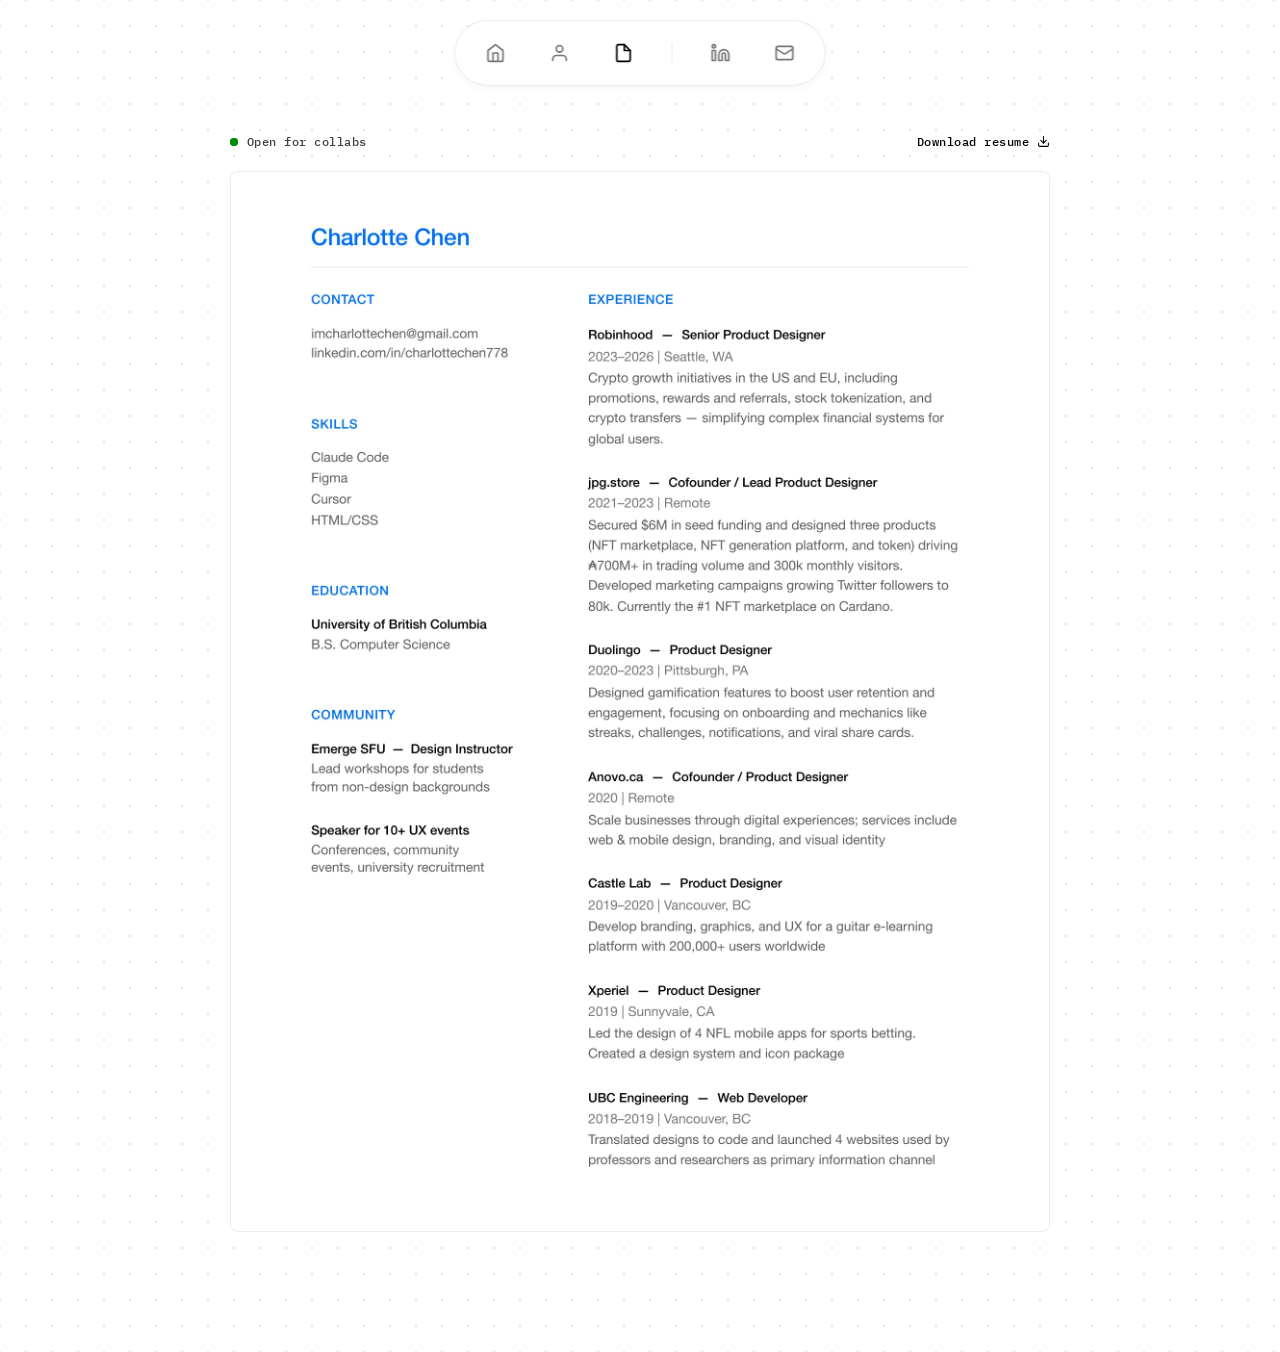
<file: resume/index.html>
<!DOCTYPE html>
<html lang="en">
<head>
<meta charset="UTF-8" />
<meta name="viewport" content="width=device-width, initial-scale=1.0" />
<script>(function(){var k='pf-v';if(sessionStorage.getItem(k)){document.documentElement.classList.add('no-intro');}else{sessionStorage.setItem(k,'1');}})();</script>
<title>Resume — Charlotte Chen</title>
<meta name="description" content="Resume — Charlotte Chen, Product Designer" />
<meta property="og:title" content="Resume — Charlotte Chen" />
<meta property="og:description" content="Resume — Charlotte Chen, Product Designer" />
<meta property="og:image" content="https://charlottechen.me/images/Home/me%202.png" />
<link rel="icon" type="image/png" sizes="16x16" href="/icons/Favicon%2016.png" />
<link rel="icon" type="image/png" sizes="32x32" href="/icons/Favicon%2032.png" />
<link rel="icon" type="image/png" sizes="48x48" href="/icons/Favicon%2048.png" />
<link rel="preconnect" href="https://fonts.googleapis.com" />
<link rel="preconnect" href="https://fonts.gstatic.com" crossorigin />
<!-- Mono only: this page sets nothing in the serif or the handwritten face. -->
<link href="https://fonts.googleapis.com/css2?family=IBM+Plex+Mono:wght@400;500&display=swap" rel="stylesheet" />
<style>
  * { margin: 0; padding: 0; box-sizing: border-box; }
  html { scroll-behavior: smooth; overflow-x: hidden; }

  :root {
    --font-sans: "SF Pro Display", "SF Pro Text", -apple-system, BlinkMacSystemFont, system-ui, sans-serif;
    --font-mono:  "IBM Plex Mono", ui-monospace, "SF Mono", Menlo, monospace;
    /* Two steps are all this page sets: the document is an image with a text
       layer over it, and the chrome around it is one tier of micro-labels.
       index.html carries the full five-step scale. */
    --text-caption: 12px;   /* status, download, nav labels, cursor pill */
    --text-body:    16px;   /* inherited default */
    /* One ink ramp, shared verbatim with index.html. Every rung clears AA
       (4.5:1) on white, so any of them is safe on body copy at any size. State
       is a step up a rung — rest → hover → active — rather than a new grey per
       component. Ratios on #ffffff are noted; keep them if you retune. */
    --ink:          #000000;  /* 21.0:1 */
    --ink-muted:    #3d3d3d;  /* 10.9:1 */
    --ink-soft:     #5c5c5c;  /*  6.7:1 */
    --ink-subtle:   #767676;  /*  4.5:1 — the floor. Nothing lighter carries type. */

    /* The green carries text — white-on-green in the cursor pill — so it has
       to clear AA like any other ink, and contrast is symmetric. The old
       #40A830 was 3.06:1 and failed there. index.html carries the full
       reasoning for why this is the brightest green that passes. */
    --accent-green: #008A00;

    /* Structural greys, light → dark. Rules, fills and marks — never type,
       which is what the ink ramp above is for. */
    --surface:      #f0f0f0;  /* filled surfaces, faintest separators */
    --edge:         #e5e5e5;  /* container edges */
    --rail:         #d8d8d8;  /* rails and rings */
    --mark:         #c0c0c0;  /* light marks that must still read */

    /* Cursor size, in CSS px — shared with index.html so the arrow is
       identical in size on both pages. See the .page-cursor block below and
       the cursor script at the end of body. */
    --fp-arrow-size: 30px;

    /* The dot grid, named the way index.html and about/ name it. Same ink,
       cell and half-cell offset as the about page: the canvas is the whole
       page on both, and a visitor crossing between them should stay on one
       surface. */
    --dot-ink: #e4e4e4;
    --dot-cell: 26px;
    --dot-r: 1.4px;

    /* The pool that follows the pointer. The same light step the about page
       takes, and for the same reason: the canvas here runs the whole page
       rather than sitting behind a figure, so the pool spends most of its time
       directly behind the sheet's copy, and a heavier grid under a paragraph is
       noise to read through. At 95% the dots barely darken; what carries the
       effect is the size, 2.1px against the grid's 1.4. */
    --dot-ink-hot: color-mix(in srgb, var(--dot-ink) 95%, #000);
    --dot-r-hot: 2.1px;
    --dots-pool: 110px;
    --pool-x: -999px;
    --pool-y: -999px;
  }

  body {
    /* containing block for the pool below. Every absolutely positioned thing
       on this page (.resume-sr-title, .resume-status-dot::after,
       .bottom-nav-label) already resolves against a positioned ancestor of its
       own, so nothing else moves. */
    position: relative;
    background-color: #ffffff;
    background-image: radial-gradient(circle, var(--dot-ink) var(--dot-r), transparent var(--dot-r));
    background-size: var(--dot-cell) var(--dot-cell);
    background-position: calc(var(--dot-cell) / -2) calc(var(--dot-cell) / -2);
    color: var(--ink);
    font-family: var(--font-sans);
    font-size: var(--text-body);
    line-height: 1.6;
    -webkit-font-smoothing: antialiased;
    text-rendering: optimizeLegibility;
    min-height: 100vh;
    /* Repeated from <html> because the propagated value on the viewport is not
       honoured everywhere (Safari); see the note on the About page's body. */
    overflow-x: clip;
  }

  /* The canvas lights up under the pointer, the same idiom as the hero and the
     footer band on the home page and the canvas on about/: the same grid a
     second time in heavier ink, shown only through a soft circle that follows
     the cursor. The cell and the half-cell offset are repeated from body
     rather than merely similar — the two grids have to be in the same phase,
     or each heavy dot lands beside the light one it is meant to be replacing
     instead of on top of it.

     Here the canvas is the page, so the layer spans the body box. z-index -1
     puts it under everything on the page and over the grid itself: the body's
     background is painted to the page canvas, below even this, which is what
     lets a negative layer sit between the dots and the sheet. The resume sheet
     has a white background of its own, so it covers the pool exactly as it
     covers the dots. */
  body::after {
    content: "";
    position: absolute;
    inset: 0;
    z-index: -1;
    background-image: radial-gradient(circle, var(--dot-ink-hot) var(--dot-r-hot), transparent var(--dot-r-hot));
    background-size: var(--dot-cell) var(--dot-cell);
    background-position: calc(var(--dot-cell) / -2) calc(var(--dot-cell) / -2);
    -webkit-mask-image: radial-gradient(circle var(--dots-pool) at var(--pool-x) var(--pool-y),
                                        #000 0%, #000 22%, transparent 100%);
    mask-image: radial-gradient(circle var(--dots-pool) at var(--pool-x) var(--pool-y),
                                #000 0%, #000 22%, transparent 100%);
    opacity: 0;
    transition: opacity 0.28s ease;
    pointer-events: none;
  }
  body.is-lit::after { opacity: 1; }

  /* No topbar, no mobile menu: this page navigates entirely through the
     floating bottom pill, the same as about/. The inherited desktop navbar and
     hamburger markup were unreachable — .topbar was display:none at every
     width, and the toggle that opens the mobile menu lives inside it — so both
     they and their styles are gone rather than sitting here as dead weight. */

  /* ---------- Entrance reveals ---------- */
  .reveal {
    opacity: 0;
    transform: translateY(16px);
    animation: revealUp 0.7s cubic-bezier(0.22, 1, 0.36, 1) forwards;
  }
  .reveal-1 { animation-delay: 0.10s; }
  .reveal-2 { animation-delay: 0.30s; }

  .bottom-nav {
    opacity: 0;
    animation: revealFade 0.7s ease forwards;
    animation-delay: 1.10s;
  }

  @keyframes revealUp {
    to { opacity: 1; transform: translateY(0); }
  }
  @keyframes revealFade {
    to { opacity: 1; }
  }

  html.no-intro .bottom-nav {
    animation: none !important;
    opacity: 1 !important;
  }

  @media (prefers-reduced-motion: reduce) {
    .reveal, .bottom-nav {
      animation: none;
      opacity: 1;
      transform: none;
    }
  }

  /* ---------- Resume page layout ---------- */
  .resume-container {
    max-width: 1000px;
    margin: 0 auto;
    padding: 132px 40px 120px;
  }

  /* Toolbar and sheet share one column so the controls sit flush with the
     paper's edges rather than floating against the wider page gutter. */
  .resume-col {
    max-width: 820px;
    margin: 0 auto;
  }

  /* A slim toolbar, not a masthead. The nav already says "Resume" on the way
     in, so a full title block was restating the obvious above the one thing
     the page exists to show. */
  .resume-bar {
    display: flex;
    align-items: center;
    justify-content: space-between;
    gap: 20px;
    margin-bottom: 20px;
  }

  /* The page's h1. It carries no visible text — the nav names the page on the
     way in and the sheet itself is the content — but the heading has to exist
     for anything reading the document structure. */
  .resume-sr-title {
    position: absolute;
    width: 1px;
    height: 1px;
    margin: -1px;
    padding: 0;
    overflow: hidden;
    clip: rect(0 0 0 0);
    clip-path: inset(50%);
    white-space: nowrap;
    border: 0;
  }

  /* ---------- Open-for-work status ---------- */
  .resume-status {
    display: inline-flex;
    align-items: center;
    gap: 9px;
    font-family: var(--font-mono);
    font-size: var(--text-caption);
    font-weight: 500;
    letter-spacing: 0.04em;
    color: var(--ink-muted);
    white-space: nowrap;
  }

  /* Dot plus a ring that expands out of it — the ring is the ::after so the
     dot itself never moves or dims while it breathes. */
  .resume-status-dot {
    position: relative;
    flex-shrink: 0;
    width: 8px;
    height: 8px;
    border-radius: 50%;
    background: var(--accent-green);
  }
  .resume-status-dot::after {
    content: '';
    position: absolute;
    inset: 0;
    border-radius: 50%;
    background: var(--accent-green);
    animation: statusPulse 2.4s cubic-bezier(0.24, 0, 0.38, 1) infinite;
  }

  @keyframes statusPulse {
    0%        { transform: scale(1);   opacity: 0.45; }
    70%, 100% { transform: scale(3.2); opacity: 0; }
  }

  @media (prefers-reduced-motion: reduce) {
    .resume-status-dot::after { animation: none; }
  }

  /* ---------- Download ---------- */
  .resume-actions {
    display: flex;
    align-items: center;
    flex-shrink: 0;
  }

  /* Text and icon, no container. The sheet below is the thing to look at; this
     is a label that happens to be clickable, and it fades on hover like every
     other text link on the site. */
  /* Type matched to the status across the row: same mono, size, weight and
     tracking, so the two ends of the toolbar read as one line rather than two
     unrelated bits of UI. The hierarchy is carried by ink instead — this is
     full black against the status's muted grey. */
  .resume-download {
    display: inline-flex;
    align-items: center;
    gap: 8px;
    color: var(--ink);
    font-family: var(--font-mono);
    font-size: var(--text-caption);
    font-weight: 500;
    letter-spacing: 0.04em;
    line-height: 1;
    text-decoration: none;
    white-space: nowrap;
    transition: opacity 0.2s ease;
  }
  .resume-download svg {
    width: 13px;
    height: 13px;
    stroke: currentColor;
  }
  /* Sparkles need a positioned box to scatter around. */
  .resume-download { position: relative; }

  /* The terminal's sparkle, monochrome. Same star, same 620ms scale-and-rotate
     as index.html's "collaborations" — the only change is that currentColor
     here is the link's own black rather than the terminal's green, so the one
     accent on the site stays the terminal's. */
  .resume-sparkle {
    position: absolute;
    pointer-events: none;
    background: currentColor;
    clip-path: polygon(50% 0%, 60% 40%, 100% 50%, 60% 60%,
                       50% 100%, 40% 60%, 0% 50%, 40% 40%);
    opacity: 0;
    animation: resume-sparkle 620ms cubic-bezier(0.16, 1, 0.3, 1) forwards;
  }
  @keyframes resume-sparkle {
    0%   { opacity: 0; transform: scale(0)   rotate(0deg);  }
    35%  { opacity: 1; transform: scale(1)   rotate(45deg); }
    100% { opacity: 0; transform: scale(0.2) rotate(90deg); }
  }

  @media (prefers-reduced-motion: reduce) {
    .resume-sparkle { display: none; }
  }

  /* The sheet. The page renders as an image rather than an embedded PDF on
     purpose: iOS Safari will not paint a PDF inside an iframe/object — it
     shows one dead frame or nothing at all — so an <embed> would have left
     the resume invisible on phones, which is where most of these links get
     opened. The real PDF is one click away on both buttons, and the image is
     rendered from that same file (see the note in README-ish comment below). */
  .resume-paper {
    display: block;
    position: relative;
    aspect-ratio: 1700 / 2200;
    border-radius: 8px;
    overflow: hidden;
    background: #ffffff;
    /* No shadow: the hairline alone separates the white page from the dot
       field behind it. Nothing here lifts or hovers — the sheet is text you
       read and select inside, not a button. */
    border: 1px solid rgba(0, 0, 0, 0.07);
  }

  /* ---------- The sheet's selectable text ----------
     The image is the picture of the page; these are the page's own words,
     transparent and sitting exactly on top of the glyphs they belong to, so
     the resume selects, copies and reads to a screen reader like a document
     rather than like a screenshot.

     Both live in a stage fixed at the PDF's own point size, and the stage is
     scaled to whatever width the sheet currently is. Scaling the pair as one
     box is what keeps the words on their glyphs at every window size; laying
     the spans out against a container that resizes is how a text overlay ends
     up drifting off what you see. */
  .resume-stage {
    position: absolute;
    top: 0;
    left: 0;
    width: var(--stage-w);
    height: var(--stage-h);
    transform: scale(var(--stage-scale, 1));
    transform-origin: 0 0;
  }
  .resume-stage img {
    position: absolute;
    inset: 0;
    width: 100%;
    height: 100%;
  }

  .resume-text {
    position: absolute;
    top: 0;
    left: 0;
  }
  .resume-text span {
    position: absolute;
    color: transparent;
    white-space: pre;
    line-height: 1;
    cursor: text;
    transform-origin: 0 0;
  }
  /* Line separators for a copied selection, not layout — see rebuild.sh. */
  .resume-text br {
    position: absolute;
    top: 0;
  }
  /* The one place the accent earns its keep on this page. */
  .resume-text ::selection {
    background: color-mix(in srgb, var(--accent-green) 28%, transparent);
  }

  @media (prefers-reduced-motion: reduce) {
    .resume-download { transition: none; }
  }

  /* ---------- Floating bottom nav ---------- */
  .bottom-nav {
    position: fixed;
    top: 20px;
    left: 50%;
    transform: translateX(-50%);
    z-index: 99;
    display: flex;
    align-items: center;
    justify-content: center;
    gap: 32px;
    padding: 16px 24px;
    border-radius: 200px;
    background: rgba(255, 255, 255, 0.75);
    -webkit-backdrop-filter: blur(22px) saturate(180%);
    backdrop-filter: blur(22px) saturate(180%);
    border: 1px solid rgba(0, 0, 0, 0.08);
    box-shadow: 0 2px 10px rgba(0, 0, 0, 0.04);
    transition: box-shadow 0.35s ease, background 0.35s ease, border-color 0.35s ease;
  }
  /* No .scrolled state for this pill, deliberately: the home page never gives
     it one — its scroll handler only touches the topbar and the side rail — so
     lifting it here made the same nav behave differently from page to page. */

  .bottom-nav a,
  .bottom-nav button {
    position: relative;
    display: inline-flex;
    align-items: center;
    justify-content: center;
    width: 32px;
    height: 32px;
    color: var(--ink);
    background: none;
    border: none;
    cursor: pointer;
    padding: 0;
    transition: transform 0.2s ease;
  }
  .bottom-nav a:hover,
  .bottom-nav button:hover { transform: translateY(-2px); }
  .bottom-nav a svg,
  .bottom-nav button svg {
    width: 20px;
    height: 20px;
    stroke: currentColor;
    fill: none;
    stroke-width: 2;
    stroke-linecap: round;
    stroke-linejoin: round;
    transition: stroke 0.2s ease;
    flex-shrink: 0;
  }
  .bottom-nav a:not(.active) svg,
  .bottom-nav button:not(.active) svg { stroke: var(--ink-subtle); }
  .bottom-nav a.active svg,
  .bottom-nav button.active svg { stroke: var(--ink); }

  .bottom-nav-label {
    position: absolute;
    top: 100%;
    left: 50%;
    transform: translateX(-50%);
    margin-top: 12px;
    padding: 8px 16px;
    border-radius: 20px;
    background: rgba(61, 61, 61, 0.9);
    color: #ffffff;
    font-family: var(--font-sans);
    font-size: var(--text-caption);
    font-weight: 500;
    letter-spacing: 0.01em;
    line-height: 1.2;
    white-space: nowrap;
    display: flex;
    /* a replaced flex item has no baseline of its own, so flexbox synthesizes
       one from its bottom edge — which stands the trailing glyph on the word's
       baseline instead of centring it on the x-height */
    align-items: baseline;
    justify-content: center;
    gap: 6px;
    text-align: center;
    min-width: 80px;
    opacity: 0;
    pointer-events: none;
    transition: opacity 0.2s ease;
  }
  /* trailing affordance glyph inside the pill — smaller than the nav icon it
     sits under, and the same node the cursor pill clones */
  .bottom-nav .bottom-nav-label svg {
    width: 15px;
    height: 15px;
    stroke: currentColor;
    stroke-width: 2;
    opacity: 0.8;
    margin-bottom: -1.5px;   /* ink on the baseline, not the viewBox */
  }
  .bottom-nav a:hover .bottom-nav-label,
  .bottom-nav button:hover .bottom-nav-label { opacity: 1; }
  .bottom-nav button.copied .bottom-nav-label { opacity: 1; }
  .bottom-nav button.no-hover:hover .bottom-nav-label { opacity: 0; }
  /* The page cursor's own pill replaces this once it's running — see the
     cursor script at the end of body. */
  html.fp-on .bottom-nav-label { display: none; }

  .bottom-nav-divider {
    width: 1px;
    height: 20px;
    background: rgba(0, 0, 0, 0.08);
  }

  /* ---------- The page cursor ----------
     Ported from index.html — same markup, same classes, same token, so the
     arrow is identical in size and behaviour on both pages. See the cursor
     script at the end of body for how it's built and driven. */
  /* Chrome hands a native link or image drag its own cursor — the system arrow
     plus a translucent ghost — and ignores every `cursor:` declaration for as
     long as the button is held. Pressing a nav icon and sliding a couple of
     pixels is enough to start one, which is the default arrow appearing at the
     exact moment of a click. Nothing here is meant to be dragged out of the
     page; the gravity pills are divs thrown by matter-js rather than native
     drag, so they are untouched. */
  a, img, svg {
    -webkit-user-drag: none;
  }

  .page-cursor {
    position: fixed;
    top: 0;
    left: 0;
    z-index: 2147483000;
    pointer-events: none;
    display: flex;
    align-items: flex-start;
    color: var(--ink);
    opacity: 0;
    /* opacity transition lives on .is-on, so showing fades in and hiding is
       instant — a cursor that fades out is briefly on screen next to the
       native one that just came back */
    transition: color 0.18s ease;
    will-change: transform;
  }
  .page-cursor.is-on { opacity: 1; transition: color 0.18s ease, opacity 0.12s ease; }
  .page-cursor.is-live { color: var(--accent-green); }

  .page-cursor__label {
    margin: calc(var(--fp-cursor-draw, var(--fp-arrow-size)) * 0.5) 0 0
            calc(var(--fp-cursor-draw, var(--fp-arrow-size)) * 0.9);
    padding: 4px 9px 4px 11px;
    border-radius: 999px;
    background: currentColor;
    box-shadow: 0 1px 2px rgba(0, 0, 0, 0.22);
    font-family: var(--font-mono);
    font-size: 12px;
    font-weight: 500;
    letter-spacing: 0.01em;
    white-space: nowrap;
    overflow: hidden;
    opacity: 0;
    transform: scale(0.9);
    transform-origin: 0 45%;
    transition: opacity 0.16s ease, transform 0.16s cubic-bezier(0.16, 1, 0.3, 1);
  }
  .page-cursor.has-label .page-cursor__label {
    opacity: 1;
    transform: scale(1);
  }

  .page-cursor__label-text {
    display: inline-block;
    color: #ffffff;
  }

  .page-cursor__label-text.fp-swap-in {
    animation: fpWordIn 0.36s cubic-bezier(0.16, 1, 0.3, 1);
  }

  /* The affordance glyph, cloned out of the nav label it belongs to. Empty for
     every other target, and :empty keeps it from spending the gap then — the
     pill is 12px mono and 5px of dead space on the right is visible. inline
     block over a block-level svg with no line box of its own, so the box's
     baseline is its bottom edge and the glyph stands on the word's baseline. */
  .page-cursor__label-icon {
    display: inline-block;
    vertical-align: baseline;
    margin-left: 5px;
    color: #ffffff;
    opacity: 0.85;
  }
  .page-cursor__label-icon:empty { display: none; }
  .page-cursor__label-icon svg {
    display: block;
    width: 13px;
    height: 13px;
    fill: none;
    stroke: currentColor;
    stroke-width: 2;
    /* both glyphs leave ~2 of their 24 units empty under the stroke, so the box
       bottom is not the ink bottom. Pulled down by that much, since it is the
       ink that has to sit on the baseline, not the viewBox. */
    margin-bottom: -1.5px;
  }

  @keyframes fpWordIn {
    from { transform: translateY(65%); opacity: 0; filter: blur(3px); }
    to   { transform: translateY(0);   opacity: 1; filter: blur(0); }
  }

  @media (prefers-reduced-motion: reduce) {
    .page-cursor__label-text.fp-swap-in { animation: none; }
  }

  /* ---------- Mobile ---------- */
  @media (max-width: 760px) {
    .resume-container {
      padding: 104px 24px 80px;
    }

    /* Status and download still fit one line at 375px, so the row holds. */
    .resume-bar {
      gap: 12px;
      margin-bottom: 16px;
    }


    .resume-paper { border-radius: 6px; }

    .bottom-nav {
      top: 12px;
      gap: 24px;
      padding: 12px 20px;
      max-width: calc(100% - 24px);
    }
    .bottom-nav a svg,
    .bottom-nav button svg { width: 18px; height: 18px; }
  }
</style>
  <script>
    /* ---------- Cursor images -------------------------------------------
       In the head so they are in force at the first paint. Installed from
       the end of the body instead, every navigation showed the browser's own
       cursor — default arrow, pointer hand over anything clickable — for as
       long as the parser took to reach them. See index.html for the full
       commentary. The pill needs the DOM and stays at the end of the body,
       picking these up from window.__fpCursor. */
    (function () {
      const ARROW_POINTS = [[1, 1], [6.2, 14.6], [8.4, 8.9], [14.6, 6.9]];
      const ARROW_VIEWBOX = 16;
      const arrowSize =
        parseFloat(getComputedStyle(document.documentElement).getPropertyValue('--fp-arrow-size')) || 30;

      const SHADOW_PAD = 2;
      const STROKE_PAD = 1;

      function buildArrow(opts) {
        const pts = ARROW_POINTS;
        const margin = STROKE_PAD + (opts.shadow ? SHADOW_PAD : 0);
        const xs = pts.map(p => p[0]), ys = pts.map(p => p[1]);
        const minX = Math.min.apply(null, xs) - margin, maxX = Math.max.apply(null, xs) + margin;
        const minY = Math.min.apply(null, ys) - margin, maxY = Math.max.apply(null, ys) + margin;
        const w = maxX - minX, h = maxY - minY;
        const unit = opts.size / ARROW_VIEWBOX;
        const d = 'M' + pts.map(p => p[0].toFixed(2) + ' ' + p[1].toFixed(2)).join('L') + 'Z';
        const svg =
          '<svg xmlns="http://www.w3.org/2000/svg" width="' + (w * unit).toFixed(2) +
          '" height="' + (h * unit).toFixed(2) + '" viewBox="' + minX.toFixed(2) + ' ' + minY.toFixed(2) +
          ' ' + w.toFixed(2) + ' ' + h.toFixed(2) + '">' +
          (opts.shadow
            ? '<defs><filter id="fpShadow" x="-50%" y="-50%" width="200%" height="200%">' +
              '<feDropShadow dx="0" dy="0.5" stdDeviation="0.5" flood-color="#000" flood-opacity="0.35"/>' +
              '</filter></defs>'
            : '') +
          '<path d="' + d + '" fill="' + opts.fill +
          '" stroke="#ffffff" stroke-width="1" stroke-linejoin="round"' +
          (opts.shadow ? ' filter="url(#fpShadow)"' : '') + '/></svg>';
        return {
          svg: svg,
          hotX: Math.round((ARROW_POINTS[0][0] - minX) * unit),
          hotY: Math.round((ARROW_POINTS[0][1] - minY) * unit)
        };
      }

      function cursorValue(arrow, fallback) {
        const uri = encodeURIComponent(arrow.svg).replace(/\(/g, '%28').replace(/\)/g, '%29');
        return "url('data:image/svg+xml," + uri + "') " + arrow.hotX + ' ' + arrow.hotY + ', ' + fallback;
      }

      /* Chrome refuses a custom cursor image bigger than 32x32 CSS px near a
         viewport edge and falls back to the system arrow — see the home page's
         cursor script. The image is ~1.22x the drawn arrow because of the
         stroke and shadow padding, so the size is derived from the cap by
         measuring a probe build. */
      const CURSOR_MAX = 32;
      const cursorSize = (() => {
        const probe = buildArrow({ fill: '#000000', size: arrowSize, shadow: true });
        const w = parseFloat((probe.svg.match(/width="([\d.]+)"/) || [])[1]);
        return w > CURSOR_MAX ? arrowSize * (CURSOR_MAX / w) : arrowSize;
      })();
      document.documentElement.style.setProperty('--fp-cursor-draw', cursorSize + 'px');

      /* The arrow is ALWAYS the native cursor — black at rest, accent over
         live targets, both images built from the same geometry at the same
         size, so the states cannot mismatch and every navigation, blur, and
         prompt is handled by the browser like any other page. Only the pill
         is DOM. Kept in step with the home page's cursor script, where the
         full reasoning lives. */
      const blackCursor = cursorValue(
        buildArrow({ fill: '#000000', size: cursorSize, shadow: true }), 'auto');

      /* Universal, not an enumerated list of selectors. The list was fragile
         by construction: anything added to the page afterwards kept its own
         `cursor: pointer` and so showed the system hand — which is exactly how
         the about page's photo cards ended up with it. !important because
         those declarations are class-based and would otherwise win on
         specificity. The gravity band's grab/grabbing are the one deliberate
         exception and carry their own !important to beat this. */
      const sheet = document.createElement('style');
      sheet.setAttribute('data-fp-runtime', '');   /* survives soft-nav style swaps */
      sheet.textContent = 'html, html * { cursor: ' + blackCursor + ' !important; }';
      document.head.appendChild(sheet);

      window.__fpCursor = {
        buildArrow: buildArrow, cursorValue: cursorValue,
        arrowSize: arrowSize, cursorSize: cursorSize
      };
    })();
  </script>

  <script>
    /* ---------- Soft navigation ------------------------------------------
       Home and About swap in place instead of running a real navigation.

       Why: on a real navigation Chrome resets the pointer to the platform
       default cursor and the new document never hit-tests a stationary
       pointer — measured directly: seconds after a nav click, :hover still
       hasn't landed on the icon the mouse is sitting on. The CSS cursor
       rides that same hit-test pipeline, so no rule, in any position, with
       any priority, can restore the arrow until the mouse physically moves.
       That reset IS the default-cursor flash on every nav click. Keeping
       one document alive is the only way the arrow survives a click.

       The swap: fetch the target page, push the URL first (so relative
       asset paths resolve against it), then replace title, page styles and
       body, and re-run the new body's scripts in order. Body scripts carry
       generation guards (window.__pfGen) so re-running them retires the
       previous run's global listeners instead of stacking them. Modified
       clicks (cmd-click etc.), external links and downloads fall through
       to the browser. Any error falls back to a real navigation, so the
       worst case is exactly today's behavior. */
    (function () {
      if (window.__softNav) return;
      window.__softNav = true;
      window.__pfGen = 0;

      const norm = p => (p === '/index.html' || p === '' ? '/'
        : p === '/about/'  ? '/about'
        : p === '/resume/' ? '/resume'
        : p);
      const PAGES = ['/', '/about', '/resume'];
      let current = norm(location.pathname);

      async function swap(url, push) {
        const res = await fetch(url);
        if (!res.ok) throw new Error('fetch ' + res.status);
        const doc = new DOMParser().parseFromString(await res.text(), 'text/html');

        /* URL first: the incoming body's relative srcs must resolve against
           the page they belong to, not the one being left. */
        if (push) history.pushState({ soft: true }, '', url);
        current = norm(location.pathname);

        document.title = doc.title;

        /* Page styles travel with the body. Runtime-injected sheets (tagged
           data-fp-runtime) belong to the cursor system and stay. */
        document.head.querySelectorAll('style:not([data-fp-runtime]), link[rel="stylesheet"]')
          .forEach(n => n.remove());
        doc.head.querySelectorAll('style, link[rel="stylesheet"]')
          .forEach(n => document.head.appendChild(document.importNode(n, true)));

        const newBody = document.importNode(doc.body, true);
        document.body.replaceWith(newBody);

        /* Parser-inserted scripts from DOMParser are inert; rebuild each one
           so it executes, preserving document order. src scripts are awaited
           before moving on — the parser blocks on them, so scripts after them
           are entitled to their globals (Cards.js defines the class a later
           inline script instantiates). Externals already on the page are
           skipped; their globals are live. A failed load does not stall the
           rest. */
        const scripts = [...newBody.querySelectorAll('script')];
        for (const old of scripts) {
          const srcAttr = old.getAttribute('src');
          if (srcAttr) {
            const abs = new URL(srcAttr, location.href).href;
            const seen = (window.__pfLoadedSrc = window.__pfLoadedSrc || new Set());
            if (seen.has(abs)) { old.remove(); continue; }
            seen.add(abs);
            await new Promise(done => {
              const s = document.createElement('script');
              [...old.attributes].forEach(a => s.setAttribute(a.name, a.value));
              s.onload = done;
              s.onerror = done;
              old.replaceWith(s);
            });
          } else {
            const s = document.createElement('script');
            [...old.attributes].forEach(a => s.setAttribute(a.name, a.value));
            s.textContent = old.textContent;
            old.replaceWith(s);
          }
        }

        scrollTo(0, 0);
      }

      document.addEventListener('click', e => {
        if (e.defaultPrevented || e.button !== 0 ||
            e.metaKey || e.ctrlKey || e.shiftKey || e.altKey) return;
        const a = e.target.closest('a[href]');
        if (!a || a.target === '_blank' || a.origin !== location.origin) return;
        const dest = norm(a.pathname);
        if (!PAGES.includes(dest)) return;
        /* in-page anchors (#projects) keep native behavior */
        if (a.hash && dest === current) return;
        e.preventDefault();
        if (dest === current) { scrollTo({ top: 0, behavior: 'smooth' }); return; }
        /* the click IS a position fix — the new body's cursor script reads
           this to relight whatever the pointer is resting on, even when no
           pointermove preceded the click */
        window.__fpLastPos = [e.clientX, e.clientY];
        swap(a.pathname, true).catch(() => { location.href = a.href; });
      });

      window.addEventListener('popstate', () => {
        /* hash-only movement (e.g. back from #projects) is not a page change */
        if (norm(location.pathname) === current) return;
        swap(location.pathname, false).catch(() => location.reload());
      });
    })();
  </script>
</head>
<body data-dot-field="self">

  <nav class="bottom-nav">
    <a href="/" aria-label="Home">
      <svg viewBox="0 0 24 24" fill="none" stroke="currentColor" stroke-width="2" stroke-linecap="round" stroke-linejoin="round"><path d="M3 9l9-7 9 7v11a2 2 0 0 1-2 2H5a2 2 0 0 1-2-2z"/><polyline points="9 22 9 12 15 12 15 22"/></svg>
      <span class="bottom-nav-label">Home</span>
    </a>

    <a href="/about" aria-label="About me">
      <svg viewBox="0 0 24 24" fill="none" stroke="currentColor" stroke-width="2" stroke-linecap="round" stroke-linejoin="round"><path d="M20 21v-2a4 4 0 0 0-4-4H8a4 4 0 0 0-4 4v2"/><circle cx="12" cy="7" r="4"/></svg>
      <span class="bottom-nav-label">About me</span>
    </a>

    <a href="/resume" class="active" aria-label="Resume">
      <svg viewBox="0 0 24 24" fill="none" stroke="currentColor" stroke-width="2" stroke-linecap="round" stroke-linejoin="round"><path d="M13 2H6a2 2 0 0 0-2 2v16a2 2 0 0 0 2 2h12a2 2 0 0 0 2-2V9z"/><polyline points="13 2 13 9 20 9"/></svg>
      <span class="bottom-nav-label">Resume</span>
    </a>

    <!-- Pages on the left of the line, things that leave the page on the
         right — same split as index.html's nav and side rail. -->
    <div class="bottom-nav-divider"></div>

    <a href="https://www.linkedin.com/in/charlottechen778/" target="_blank" rel="noopener" aria-label="LinkedIn">
      <svg viewBox="0 0 24 24" fill="none" stroke="currentColor" stroke-width="2" stroke-linecap="round" stroke-linejoin="round"><path d="M16 8a6 6 0 0 1 6 6v7h-4v-7a2 2 0 0 0-2-2 2 2 0 0 0-2 2v7h-4v-7a6 6 0 0 1 6-6z"/><rect x="2" y="9" width="4" height="12"/><circle cx="4" cy="4" r="2"/></svg>
      <span class="bottom-nav-label">LinkedIn
        <svg viewBox="0 0 24 24" fill="none" stroke="currentColor" stroke-linecap="round" stroke-linejoin="round" aria-hidden="true"><path d="M14 4h6v6"/><path d="M20 4 10 14"/><path d="M19 14v5a1 1 0 0 1-1 1H5a1 1 0 0 1-1-1V6a1 1 0 0 1 1-1h5"/></svg>
      </span>
    </a>

    <button class="email-shortcut" aria-label="Copy email">
      <svg viewBox="0 0 24 24" fill="none" stroke="currentColor" stroke-width="2" stroke-linecap="round" stroke-linejoin="round"><rect x="2" y="4" width="20" height="16" rx="2"/><path d="m22 7-8.97 5.7a1.94 1.94 0 0 1-2.06 0L2 7"/></svg>
      <span class="bottom-nav-label">Copy email
        <svg viewBox="0 0 24 24" fill="none" stroke="currentColor" stroke-linecap="round" stroke-linejoin="round" aria-hidden="true"><rect x="9" y="9" width="12" height="12" rx="2"/><path d="M5 15V5a2 2 0 0 1 2-2h10"/></svg>
      </span>
    </button>
  </nav>

  <main class="resume-container" id="resume">

    <div class="resume-col">

      <h1 class="resume-sr-title">Resume</h1>

      <div class="resume-bar reveal reveal-1">
        <p class="resume-status">
          <span class="resume-status-dot" aria-hidden="true"></span>
          Open for collabs
        </p>

        <div class="resume-actions">
          <a class="resume-download" href="/resume/Charlotte%20Chen%202026.pdf" download="Charlotte Chen 2026.pdf" data-fp-label="Download">
            Download resume
            <svg viewBox="0 0 24 24" fill="none" stroke-width="2" stroke-linecap="round" stroke-linejoin="round"><path d="M21 15v4a2 2 0 0 1-2 2H5a2 2 0 0 1-2-2v-4"/><polyline points="7 10 12 15 17 10"/><line x1="12" y1="15" x2="12" y2="3"/></svg>
          </a>
        </div>
      </div>

      <!-- Two ways to show the same one-page file, and the image is the one
           that ships in the markup.

           The real PDF is what people want — it has selectable, copyable text
           and the browser's own zoom and print. But an <iframe> is the only way
           to inline one, and iOS Safari paints nothing at all inside a PDF
           iframe: no page, no fallback content, just a dead box. Since a
           resume link gets opened on a phone as often as anywhere, the
           guaranteed-to-render image is the default, and the script below
           upgrades it to the live PDF wherever an iframe can actually show
           one. No JS, or a phone, and the image still stands.

           To refresh the image after editing the resume, drop the new file in
           as "Charlotte Chen 2026.pdf" and re-run, from this folder:
             pdftoppm -png -r 200 -singlefile "Charlotte Chen 2026.pdf" page
             cwebp -q 88 page.png -o resume-page-1.webp && rm page.png
           Keep the aspect-ratio in .resume-paper in step if the page size ever
           stops being US Letter. -->
      <div class="resume-paper reveal reveal-2" id="resume-paper">
        <div class="resume-stage" style="--stage-w: 612px; --stage-h: 792px">
          <img src="/resume/resume-page-1.webp" width="1700" height="2200" alt="" />
          <!-- TEXT-LAYER:start — generated, see rebuild.sh -->
          <div class="resume-text" style="width:612.00px;height:792.00px">
            <span style="left:60.00px;top:37.78px;width:118.91px;font-size:20.72px">Charlotte Chen</span><br>
            <span style="left:60.00px;top:89.64px;width:47.30px;font-size:11.43px">CONTACT</span><br>
            <span style="left:267.29px;top:89.64px;width:63.56px;font-size:11.43px">EXPERIENCE</span><br>
            <span style="left:60.00px;top:115.09px;width:125.11px;font-size:11.51px">imcharlottechen@gmail.com</span><br>
            <span style="left:60.00px;top:129.34px;width:147.44px;font-size:11.51px">linkedin.com/in/charlottechen778</span><br>
            <span style="left:267.29px;top:115.99px;width:177.25px;font-size:11.31px">Robinhood — Senior Product Designer</span><br>
            <span style="left:267.29px;top:132.34px;width:108.34px;font-size:11.51px">2023–2026 | Seattle, WA</span><br>
            <span style="left:267.29px;top:148.09px;width:231.58px;font-size:11.51px">Crypto growth initiatives in the US and EU, including</span><br>
            <span style="left:267.29px;top:163.09px;width:257.07px;font-size:11.51px">promotions, rewards and referrals, stock tokenization, and</span><br>
            <span style="left:60.00px;top:182.64px;width:34.63px;font-size:11.43px">SKILLS</span><br>
            <span style="left:267.29px;top:178.09px;width:266.23px;font-size:11.51px">crypto transfers — simplifying complex financial systems for</span><br>
            <span style="left:267.29px;top:193.84px;width:56.47px;font-size:11.51px">global users.</span><br>
            <span style="left:60.00px;top:207.34px;width:58.12px;font-size:11.51px">Claude Code</span><br>
            <span style="left:60.00px;top:223.09px;width:27.32px;font-size:11.51px">Figma</span><br>
            <span style="left:267.29px;top:226.24px;width:216.14px;font-size:11.31px">jpg.store — Cofounder / Lead Product Designer</span><br>
            <span style="left:60.00px;top:238.84px;width:29.88px;font-size:11.51px">Cursor</span><br>
            <span style="left:267.29px;top:241.84px;width:91.35px;font-size:11.51px">2021–2023 | Remote</span><br>
            <span style="left:60.00px;top:254.59px;width:50.23px;font-size:11.51px">HTML/CSS</span><br>
            <span style="left:267.29px;top:258.34px;width:260.06px;font-size:11.51px">Secured $6M in seed funding and designed three products</span><br>
            <span style="left:267.29px;top:273.34px;width:276.52px;font-size:11.51px">(NFT marketplace, NFT generation platform, and token) driving</span><br>
            <span style="left:267.29px;top:288.34px;width:235.57px;font-size:11.51px">₳700M+ in trading volume and 300k monthly visitors.</span><br>
            <span style="left:60.00px;top:307.14px;width:58.02px;font-size:11.43px">EDUCATION</span><br>
            <span style="left:267.29px;top:303.34px;width:269.69px;font-size:11.51px">Developed marketing campaigns growing Twitter followers to</span><br>
            <span style="left:267.29px;top:319.09px;width:228.32px;font-size:11.51px">80k. Currently the #1 NFT marketplace on Cardano.</span><br>
            <span style="left:60.00px;top:332.64px;width:131.42px;font-size:11.43px">University of British Columbia</span><br>
            <span style="left:60.00px;top:347.59px;width:103.97px;font-size:11.51px">B.S. Computer Science</span><br>
            <span style="left:267.29px;top:351.49px;width:137.33px;font-size:11.31px">Duolingo — Product Designer</span><br>
            <span style="left:267.29px;top:367.09px;width:119.67px;font-size:11.51px">2020–2023 | Pittsburgh, PA</span><br>
            <span style="left:267.29px;top:383.59px;width:259.29px;font-size:11.51px">Designed gamification features to boost user retention and</span><br>
            <span style="left:60.00px;top:400.14px;width:62.81px;font-size:11.43px">COMMUNITY</span><br>
            <span style="left:267.29px;top:398.59px;width:253.26px;font-size:11.51px">engagement, focusing on onboarding and mechanics like</span><br>
            <span style="left:267.29px;top:413.59px;width:243.88px;font-size:11.51px">streaks, challenges, notifications, and viral share cards.</span><br>
            <span style="left:60.00px;top:425.64px;width:150.70px;font-size:11.43px">Emerge SFU — Design Instructor</span><br>
            <span style="left:60.00px;top:440.59px;width:129.09px;font-size:11.51px">Lead workshops for students</span><br>
            <span style="left:60.00px;top:454.09px;width:133.70px;font-size:11.51px">from non-design backgrounds</span><br>
            <span style="left:60.00px;top:486.39px;width:118.34px;font-size:11.43px">Speaker for 10+ UX events</span><br>
            <span style="left:60.00px;top:501.34px;width:110.77px;font-size:11.51px">Conferences, community</span><br>
            <span style="left:60.00px;top:514.09px;width:129.65px;font-size:11.51px">events, university recruitment</span><br>
            <span style="left:267.29px;top:446.74px;width:194.33px;font-size:11.31px">Anovo.ca — Cofounder / Product Designer</span><br>
            <span style="left:267.29px;top:462.34px;width:64.38px;font-size:11.51px">2020 | Remote</span><br>
            <span style="left:267.29px;top:478.84px;width:275.76px;font-size:11.51px">Scale businesses through digital experiences; services include</span><br>
            <span style="left:267.29px;top:493.84px;width:222.25px;font-size:11.51px">web &amp; mobile design, branding, and visual identity</span><br>
            <span style="left:267.29px;top:526.24px;width:145.07px;font-size:11.31px">Castle Lab — Product Designer</span><br>
            <span style="left:267.29px;top:542.59px;width:121.60px;font-size:11.51px">2019–2020 | Vancouver, BC</span><br>
            <span style="left:267.29px;top:558.34px;width:257.80px;font-size:11.51px">Develop branding, graphics, and UX for a guitar e-learning</span><br>
            <span style="left:267.29px;top:573.34px;width:177.37px;font-size:11.51px">platform with 200,000+ users worldwide</span><br>
            <span style="left:267.29px;top:606.49px;width:128.54px;font-size:11.31px">Xperiel — Product Designer</span><br>
            <span style="left:267.29px;top:622.09px;width:94.45px;font-size:11.51px">2019 | Sunnyvale, CA</span><br>
            <span style="left:267.29px;top:638.59px;width:245.18px;font-size:11.51px">Led the design of 4 NFL mobile apps for sports betting.</span><br>
            <span style="left:267.29px;top:653.59px;width:191.63px;font-size:11.51px">Created a design system and icon package</span><br>
            <span style="left:267.29px;top:686.74px;width:163.89px;font-size:11.31px">UBC Engineering — Web Developer</span><br>
            <span style="left:267.29px;top:702.34px;width:121.60px;font-size:11.51px">2018–2019 | Vancouver, BC</span><br>
            <span style="left:267.29px;top:718.09px;width:270.30px;font-size:11.51px">Translated designs to code and launched 4 websites used by</span><br>
            <span style="left:267.29px;top:733.09px;width:259.65px;font-size:11.51px">professors and researchers as primary information channel</span><br>
          </div>
          <!-- TEXT-LAYER:end -->
        </div>
      </div>

    </div>

  </main>

  <!-- No footer: the page ends on the dot field, same as home and about.
       Contact lives in the bottom nav pill (Copy email). -->

  <script>
    /* ---------- Fit the text layer to the page image ----------------------
       The stage is authored at the PDF's point size and scaled to whatever
       width the sheet is, so the words track the image at any window size.

       Each line then gets a scaleX so its rendered width matches the width the
       line actually occupies in the PDF. Without it every line is as wide as
       the browser's own font happens to make it, and the selection highlight
       drifts further from the glyphs the longer the line — the boxes are read
       from the file, but the font drawing them here is not the file's font.
       offsetWidth is layout, not paint, so it is unaffected by the stage's
       transform and can be measured before the scale is applied. */
    (function () {
      const paper = document.getElementById('resume-paper');
      if (!paper) return;
      const stage = paper.querySelector('.resume-stage');
      const text = paper.querySelector('.resume-text');
      if (!stage || !text) return;

      const PAGE_W = parseFloat(stage.style.getPropertyValue('--stage-w')) || 612;

      for (const line of text.children) {
        const target = parseFloat(line.style.width);
        if (!target) continue;
        line.style.width = 'auto';
        const natural = line.offsetWidth;
        if (natural) line.style.transform = 'scaleX(' + (target / natural) + ')';
      }

      const fit = () => {
        stage.style.setProperty('--stage-scale', paper.clientWidth / PAGE_W);
      };
      fit();
      new ResizeObserver(fit).observe(paper);
    })();
  </script>

  <!-- The pool that follows the pointer, shared with home and about. The canvas
       here is the body itself, so it opts in as data-dot-field="self". -->
  <script defer src="/dots-pool.js"></script>

  <script>
    (function () {
      /* No scroll handler and no menu toggle: the floating pill keeps its
         resting look at every scroll position, and there is no topbar or
         hamburger on this page to drive. */

      /* email copy */
      const email = 'imcharlottechen@gmail.com';

      const copyEmail = (btn) => {
        navigator.clipboard.writeText(email).catch(() => {});
        const label = btn.querySelector('.bottom-nav-label');
        if (label) {
          /* markup, not text: this label carries a trailing copy glyph, and
             restoring from textContent alone would drop it for good */
          const original = label.innerHTML;
          label.textContent = 'Copied!';
          btn.classList.add('copied');
          setTimeout(() => {
            label.innerHTML = original;
            btn.classList.remove('copied');
            btn.classList.add('no-hover');
            setTimeout(() => btn.classList.remove('no-hover'), 300);
          }, 1000);
        }
      };

      /* The pill's own button is the only way to copy the address on this
         page — the topbar and mobile-menu buttons that used the toast are
         gone, so the toast went with them. */
      const emailShortcut = document.querySelector('.email-shortcut');
      if (emailShortcut) emailShortcut.addEventListener('click', () => copyEmail(emailShortcut));

    })();
  </script>

  <script>
    /* ---------- Cursor: black default arrow ----------
       Ported from index.html — same construction, same --fp-arrow-size token,
       so the arrow matches in size and behaviour on both pages. The hero
       "hello!" greeting and terminal bindings are home-page-only and are not
       reproduced here; the nav pill labelling is, since the same bottom-nav
       markup exists on this page. See index.html's cursor script for the
       full commentary on why this is built the way it is. The nav pill
       binding is shared; this page adds [data-fp-label] targets on top. */
    (function () {
      /* Geometry, both cursor images and the sheets that install them live in
         the head script, so they are in force at first paint rather than
         arriving whenever the parser reaches the end of the body. This half is
         everything that needs the DOM. */
      const { buildArrow, cursorValue, arrowSize, cursorSize } = window.__fpCursor;

      /* Soft navigation re-runs this script against each new body. The
         generation stamp retires the previous run: its global handlers check
         the stamp and go inert, and its pill node and injected sheets are
         swept here rather than accumulating. */
      const GEN = ++window.__pfGen;
      const stale = () => GEN !== window.__pfGen;
      document.querySelectorAll('.page-cursor').forEach(n => n.remove());
      document.querySelectorAll('style[data-fp-live]').forEach(n => n.remove());


      /* Firefox has no -webkit-user-drag, so the attribute is what carries the
         same intent there. Runs before the fine-pointer guard below: a link
         drag is worth suppressing in every session, not just the ones that get
         the pill. */
      document.querySelectorAll('a, img').forEach(el => { el.draggable = false; });

      const finePointer = window.matchMedia('(hover: hover) and (pointer: fine)').matches;
      const reduceMotion = window.matchMedia('(prefers-reduced-motion: reduce)').matches;
      if (!finePointer || reduceMotion) return;

      /* Pill running -> the nav's under-icon labels retire for the session. */
      document.documentElement.classList.add('fp-on');

      const accent = (getComputedStyle(document.documentElement)
        .getPropertyValue('--accent-green') || '').trim() || '#008A00';
      const liveCursor = cursorValue(
        buildArrow({ fill: accent, size: cursorSize, shadow: true }), 'auto');
      const liveSheet = document.createElement('style');
      liveSheet.setAttribute('data-fp-live', '');
      liveSheet.setAttribute('data-fp-runtime', '');
      liveSheet.textContent =
        '.fp-active, .fp-active * { cursor: ' + liveCursor + ' !important; }';
      document.head.appendChild(liveSheet);

      /* The pill node — no arrow inside, the arrow is the real cursor. */
      const cursor = document.createElement('div');
      cursor.className = 'page-cursor';
      cursor.setAttribute('aria-hidden', 'true');
      cursor.innerHTML =
        '<span class="page-cursor__label">' +
          '<span class="page-cursor__label-text"></span>' +
          '<span class="page-cursor__label-icon"></span>' +
        '</span>';
      document.body.appendChild(cursor);

      const cursorLabel = cursor.querySelector('.page-cursor__label-text');
      /* Trailing affordance glyph — what the click will do. Empty for every
         target that doesn't set one, and cleared on each say(). */
      const cursorIcon = cursor.querySelector('.page-cursor__label-icon');

      let lastX = 0, lastY = 0;
      function place(x, y) {
        lastX = x;
        lastY = y;
        /* survives a soft navigation, so the next run knows the position
           without waiting for a move */
        window.__fpLastPos = [x, y];
        cursor.style.transform = `translate3d(${x}px, ${y}px, 0)`;
      }

      let hasPosition = false;
      function show() {
        if (stale() || !hasPosition) return;
        cursor.classList.add('is-on');
      }
      function hide() {
        if (stale()) return;
        cursor.classList.remove('is-on');
      }

      document.addEventListener('pointermove', e => {
        if (stale() || e.pointerType !== 'mouse') return;
        place(e.clientX, e.clientY);
        hasPosition = true;
        show();
      }, { passive: true });

      document.addEventListener('pointerout', e => {
        if (e.relatedTarget) return;
        hide();
      });
      window.addEventListener('blur', hide);
      window.addEventListener('focus', show);
      document.addEventListener('visibilitychange', () => {
        if (document.hidden) hide(); else show();
      });

      /* Carrying the position across an in-site navigation. Clicking a link
         leaves the mouse exactly where it was, but the new document has no idea
         where that is: for a stationary pointer a browser computes no hover
         target and fires no pointer event across a navigation, so nothing here
         could know where to draw until the mouse next moved — and the OS
         pointer showed through that gap. Kept in step with the same block in
         the home page's cursor script. */
      const POS_KEY = 'pf-cursor-pos';

      window.addEventListener('pagehide', () => {
        if (stale() || !hasPosition) return;
        try { sessionStorage.setItem(POS_KEY, lastX + ',' + lastY); } catch (e) {}
      });

      /* Clamped to this viewport rather than rejected against it — a point that
         needs nudging beats no position at all, and the zero guard covers
         reading innerWidth before layout has settled. */
      let restored = false;
      try {
        const saved = window.__fpLastPos ||
          (sessionStorage.getItem(POS_KEY) || '').split(',');
        const x = parseFloat(saved[0]), y = parseFloat(saved[1]);
        const vw = window.innerWidth, vh = window.innerHeight;
        if (isFinite(x) && isFinite(y)) {
          place(vw > 0 ? Math.min(Math.max(x, 0), vw) : x,
                vh > 0 ? Math.min(Math.max(y, 0), vh) : y);
          hasPosition = true;
          restored = true;
          show();
        }
      } catch (e) {}

      function say(text, animate, icon) {
        cursorLabel.textContent = text;
        cursorIcon.innerHTML = icon || '';
        cursorLabel.classList.remove('fp-swap-in');
        if (animate === false) return;
        void cursorLabel.offsetWidth;
        cursorLabel.classList.add('fp-swap-in');
      }

      const targets = [];   /* for the restored-position sweep at the end */

      /* Which target the pill currently belongs to: a leave firing after some
         other target has already claimed the one cursor must not strip what
         that one just set. */
      let owner = null;

      function bindPointer(target, opts) {
        let active = false;
        const handle = { say: say, target: target };

        function enter() {
          if (active) return;
          active = true;
          owner = target;
          target.classList.add('fp-active');
          say(opts.label, false, opts.icon);
          cursor.classList.add('is-live', 'has-label');
          if (opts.onEnter) opts.onEnter(handle);
        }

        function leave() {
          if (!active) return;
          active = false;
          target.classList.remove('fp-active');
          if (owner === target) {
            owner = null;
            cursor.classList.remove('is-live', 'has-label');
          }
          if (opts.onLeave) opts.onLeave(handle);
        }

        target.addEventListener('pointerenter', e => {
          if (e.pointerType !== 'mouse') return;
          enter();
        });

        target.addEventListener('pointerleave', leave);

        targets.push({ el: target, enter: enter, leave: leave });

        if (opts.onClick) {
          target.addEventListener('click', () => opts.onClick(handle));
          target.addEventListener('keydown', e => {
            if (e.key !== 'Enter' && e.key !== ' ') return;
            e.preventDefault();
            opts.onClick(handle);
          });
        }

        return handle;
      }

      /* ---------- The nav pill: each item names itself on the cursor ---------- */
      document.querySelectorAll('.bottom-nav a, .bottom-nav button').forEach(item => {
        const label = item.querySelector('.bottom-nav-label');
        if (!label) return;

        /* The label may carry a trailing affordance glyph — the SVG the
           fallback pill shows under the icon. Read both off it, re-read rather
           than captured: the copy button rewrites its label in place, and a
           "Copied!" swap drops the glyph with it. */
        const labelWord = () => label.textContent.trim();
        const labelIcon = () => {
          const glyph = label.querySelector('svg');
          return glyph ? glyph.outerHTML : '';
        };

        const fp = bindPointer(item, {
          label: labelWord(),
          icon: labelIcon(),
          onEnter: handle => handle.say(labelWord(), false, labelIcon())
        });

        new MutationObserver(() => {
          if (item.classList.contains('fp-active')) fp.say(labelWord(), true, labelIcon());
        }).observe(label, { childList: true, characterData: true, subtree: true });
      });

      /* Anything that opts in by attribute — the download link and the sheet
         itself — gets the same pill treatment as a nav item, so the cursor
         keeps naming what it is over on this page too. */
      const download = document.querySelector('.resume-download');

      document.querySelectorAll('[data-fp-label]').forEach(item => {
        if (item === download) return;   /* bound below, with sparkles */
        bindPointer(item, { label: item.getAttribute('data-fp-label') });
      });

      /* ---------- Download: the terminal's sparkle, in the link's own ink ----
         Ported from the home page's "collaborations" word — same star, same
         cadence, same emitter lifecycle. currentColor does the monochrome part
         on its own: the sparkles inherit the link's black instead of the
         terminal's green. This whole script has already returned for coarse
         pointers and reduced motion, so there is nothing to guard here. */
      if (download) {
        function sparkle() {
          const s = document.createElement('span');
          const size = 4 + Math.random() * 5;
          s.className = 'resume-sparkle';
          s.style.width = size + 'px';
          s.style.height = size + 'px';
          /* Percentages run across the link; the margins recentre each sparkle
             on its own point, since the animation owns transform. The vertical
             range overshoots the line box so they scatter around the words
             rather than sitting inside them. */
          s.style.left = (Math.random() * 100) + '%';
          s.style.top = (-20 + Math.random() * 140) + '%';
          s.style.marginLeft = (-size / 2) + 'px';
          s.style.marginTop = (-size / 2) + 'px';
          s.style.animationDelay = (Math.random() * 90) + 'ms';
          download.appendChild(s);
          setTimeout(() => s.remove(), 900);
        }

        let emitter = null;

        bindPointer(download, {
          label: download.getAttribute('data-fp-label'),
          onEnter: () => {
            sparkle();
            emitter = setInterval(sparkle, 110);
          },
          onLeave: () => {
            clearInterval(emitter);
            emitter = null;
          }
        });

        /* A burst on the click, so starting the download reads as the moment
           something actually happened. Deliberately not bindPointer's onClick:
           that path preventDefaults Enter and Space to synthesise a click for
           the terminal's <span>, which on a real <a download> would swallow
           the keystroke and stop the file from ever downloading. */
        download.addEventListener('click', () => {
          for (let i = 0; i < 10; i++) setTimeout(sparkle, i * 28);
        });
      }

      /* Last, once every target above has registered: light up whatever the
         restored position is already sitting on, so arriving here from a nav
         click keeps the pill it was clicked with instead of showing a bare
         arrow. The one-shot reconcile closes it if the first real move goes
         straight off the target — the browser owes no pointerleave for a hover
         chain it never computed. */
      if (restored) {
        const under = document.elementFromPoint(lastX, lastY);
        const hit = under && targets.find(t => t.el === under || t.el.contains(under));
        if (hit) {
          hit.enter();
          const reconcile = e => {
            document.removeEventListener('pointermove', reconcile, true);
            const now = document.elementFromPoint(e.clientX, e.clientY);
            if (!now || !(hit.el === now || hit.el.contains(now))) hit.leave();
          };
          document.addEventListener('pointermove', reconcile, true);
        }
      }
    })();
  </script>
</body>
</html>
</file>
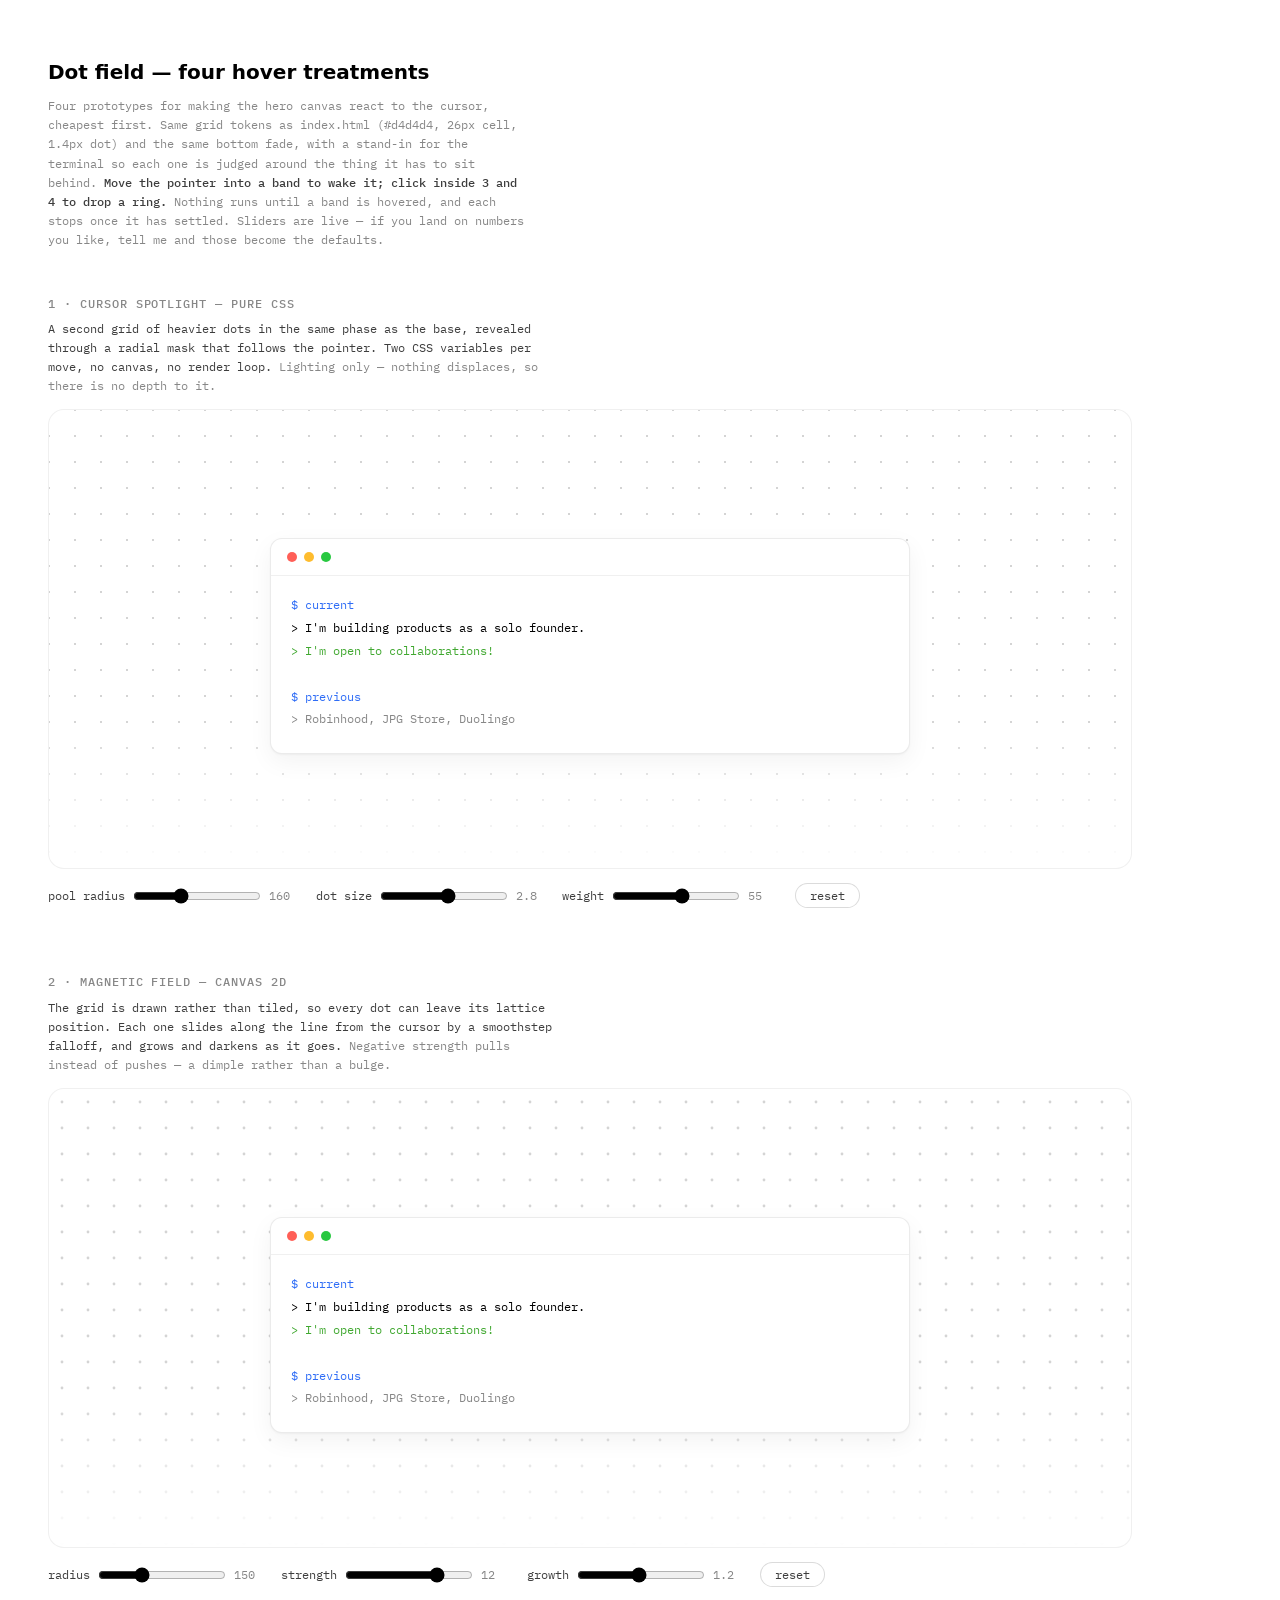
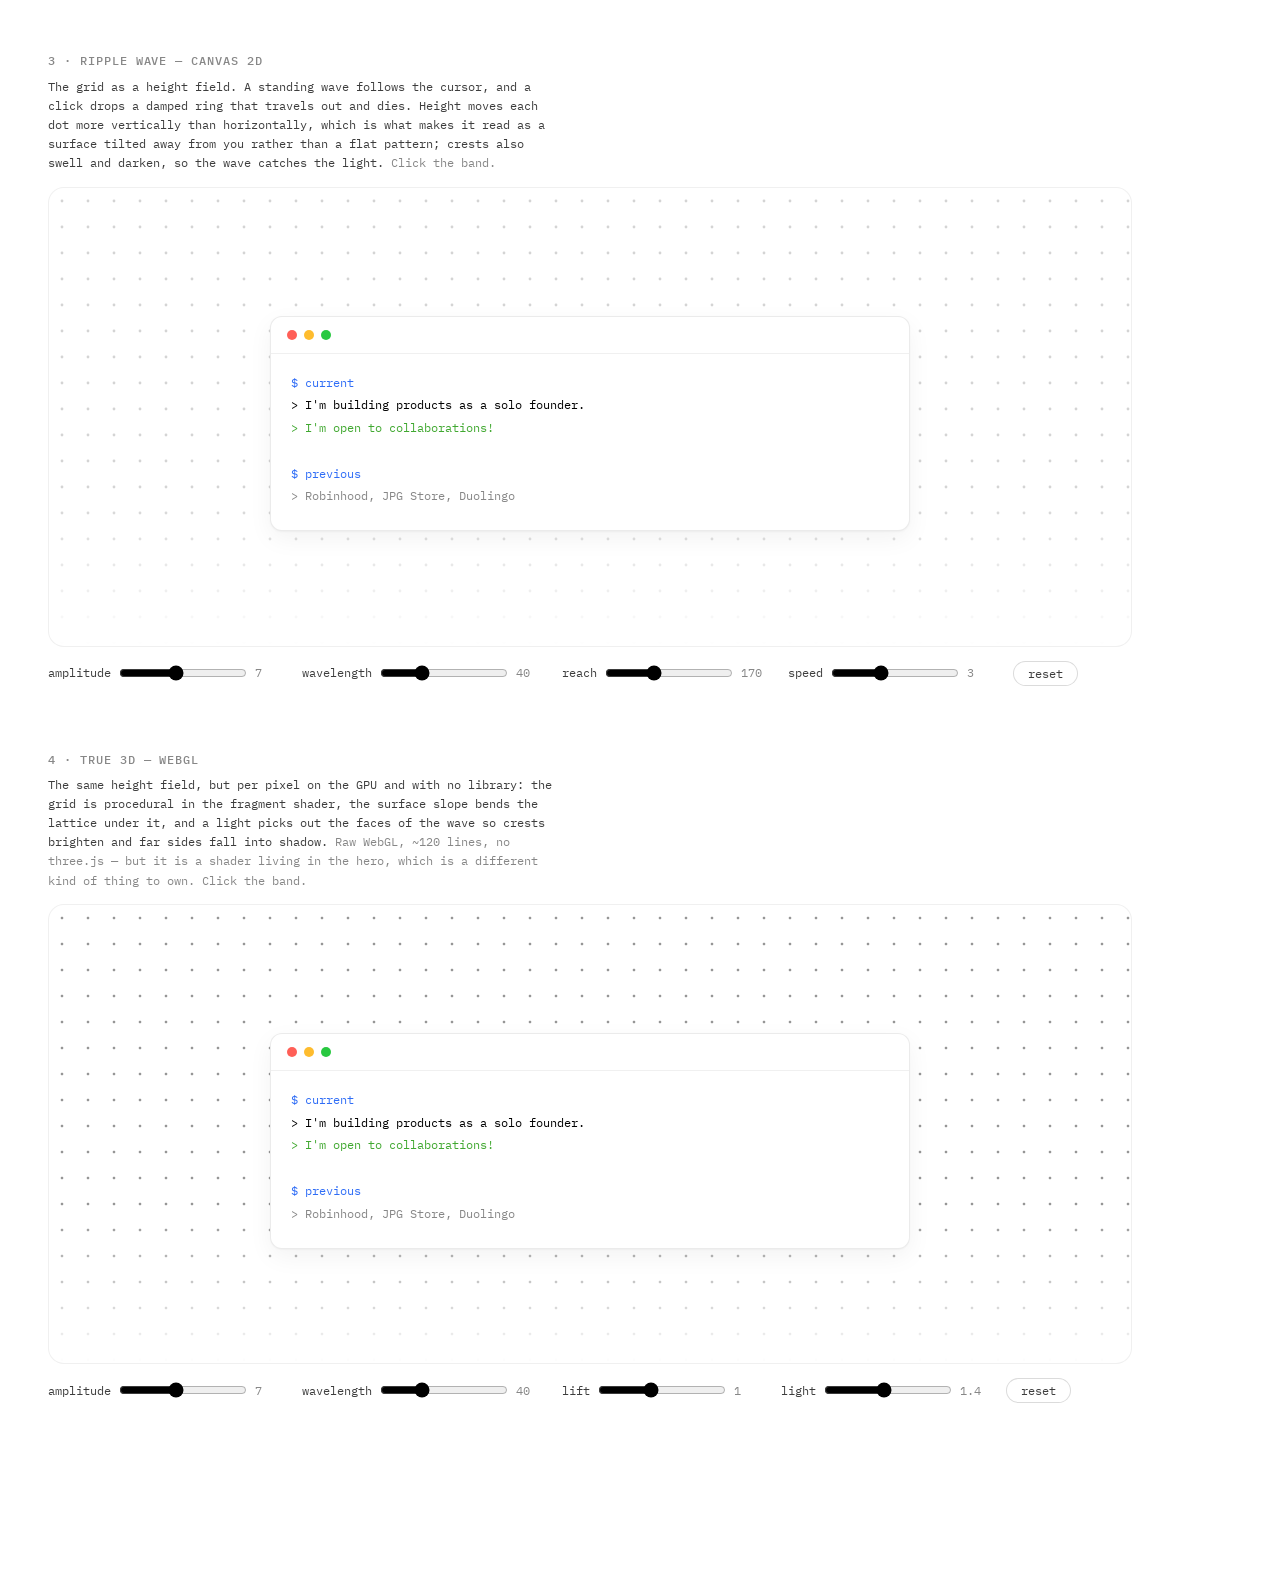
<file: _dots-preview.html>
<!DOCTYPE html>
<html lang="en">
<head>
<meta charset="UTF-8" />
<meta name="viewport" content="width=device-width, initial-scale=1.0" />
<title>Dot field preview</title>
<link rel="preconnect" href="https://fonts.googleapis.com" />
<link rel="preconnect" href="https://fonts.gstatic.com" crossorigin />
<link href="https://fonts.googleapis.com/css2?family=IBM+Plex+Mono:wght@400;500&display=swap" rel="stylesheet" />
<style>
  /* Scratch preview for four ways of making the hero's dot canvas react to the
     cursor. Unlike _gravity-preview.html and _terminal-preview.html, nothing
     here is pulled out of index.html — none of this is shipped yet, so there is
     nothing to stay in sync with. The grid tokens below are copied from
     index.html and must match it, or the previews are judging the wrong
     surface.

     Every stage is inert until the pointer is inside it: the loops start on
     enter and stop once the field has settled after leave, which is also how
     the shipped version should behave. Nothing runs while the page just sits
     there. */
  * { margin: 0; padding: 0; box-sizing: border-box; }

  :root {
    --font-sans: "SF Pro Display", "SF Pro Text", -apple-system, BlinkMacSystemFont, system-ui, sans-serif;
    --font-mono: "IBM Plex Mono", ui-monospace, "SF Mono", Menlo, monospace;
    --text-caption: 12px;
    --text-body: 16px;
    --text-h3: 20px;
    --ink: #000000;
    --ink-muted: #3d3d3d;
    --ink-subtle: #878787;
    --accent-green: #40A830;

    /* the shipped grid — index.html :root */
    --dot-ink: #d4d4d4;
    --dot-cell: 26px;
    --dot-r: 1.4px;
  }

  body {
    background: #ffffff;
    color: var(--ink);
    font-family: var(--font-sans);
    font-size: var(--text-body);
    line-height: 1.6;
    -webkit-font-smoothing: antialiased;
    padding: 56px 48px 120px;
    max-width: 1180px;
  }

  .page-head {
    display: flex;
    align-items: baseline;
    gap: 20px;
    flex-wrap: wrap;
    margin-bottom: 8px;
  }
  h1 { font-size: var(--text-h3); font-weight: 600; }
  .page-note {
    max-width: 68ch;
    color: var(--ink-subtle);
    font-size: var(--text-caption);
    font-family: var(--font-mono);
    margin-bottom: 44px;
  }
  .page-note strong { color: var(--ink-muted); font-weight: 500; }

  .case { margin-bottom: 64px; }
  .case > h2 {
    font-family: var(--font-mono);
    font-size: var(--text-caption);
    font-weight: 500;
    letter-spacing: 0.08em;
    text-transform: uppercase;
    color: var(--ink-subtle);
    margin-bottom: 6px;
  }
  .case-note {
    font-family: var(--font-mono);
    font-size: var(--text-caption);
    color: var(--ink-muted);
    max-width: 72ch;
    margin-bottom: 14px;
  }
  .case-note em { color: var(--ink-subtle); font-style: normal; }

  /* The band stands in for the hero: the same grid, the same bottom fade, and
     a shell roughly where the terminal sits, so the effect is judged around the
     thing it actually has to sit behind. */
  .stage {
    position: relative;
    height: 460px;
    border-radius: 16px;
    overflow: hidden;
    background: #ffffff;
    border: 1px solid rgba(0, 0, 0, 0.06);
    cursor: crosshair;
  }
  .stage canvas,
  .stage .layer {
    position: absolute;
    inset: 0;
    display: block;
    width: 100%;
    height: 100%;
    pointer-events: none;
  }
  /* Same idiom as the hero: the grid dissolves over the last stretch rather
     than ending on an edge. */
  .stage canvas,
  .stage .layer {
    -webkit-mask-image: linear-gradient(to bottom, #000 calc(100% - 150px), transparent 100%);
    mask-image: linear-gradient(to bottom, #000 calc(100% - 150px), transparent 100%);
  }

  .grid-base {
    background-image: radial-gradient(circle, var(--dot-ink) var(--dot-r), transparent var(--dot-r));
    background-size: var(--dot-cell) var(--dot-cell);
    background-position: calc(var(--dot-cell) / -2) calc(var(--dot-cell) / -2);
  }

  /* ---- 1 · spotlight: a second grid of heavier dots, in the same phase as the
     base so they land exactly on top of it, revealed through a mask that
     follows the pointer. */
  /* Specificity has to beat the shared `.stage .layer` fade above, or this
     element's two-layer mask is replaced by the plain one and the pool never
     appears. */
  .stage .grid-hi {
    --spot-r: 150px;
    --dot-ink-hi: #9e9e9e;
    --dot-r-hi: 2.4px;
    --x: 50%;
    --y: 50%;
    background-image: radial-gradient(circle, var(--dot-ink-hi) var(--dot-r-hi), transparent var(--dot-r-hi));
    background-size: var(--dot-cell) var(--dot-cell);
    background-position: calc(var(--dot-cell) / -2) calc(var(--dot-cell) / -2);
    -webkit-mask-image:
      linear-gradient(to bottom, #000 calc(100% - 150px), transparent 100%),
      radial-gradient(circle var(--spot-r) at var(--x) var(--y), #000 0%, #000 22%, transparent 100%);
    mask-image:
      linear-gradient(to bottom, #000 calc(100% - 150px), transparent 100%),
      radial-gradient(circle var(--spot-r) at var(--x) var(--y), #000 0%, #000 22%, transparent 100%);
    -webkit-mask-composite: source-in;
    mask-composite: intersect;
    opacity: 0;
    transition: opacity 0.28s ease;
  }
  .stage.is-hot .grid-hi { opacity: 1; }

  /* ---- the stand-in terminal ---- */
  .shell {
    position: absolute;
    left: 50%;
    top: 128px;
    transform: translateX(-50%);
    width: min(640px, 82%);
    background: #ffffff;
    border: 1px solid rgba(0, 0, 0, 0.08);
    border-radius: 12px;
    box-shadow: 0 1px 2px rgba(0, 0, 0, 0.04), 0 8px 24px rgba(0, 0, 0, 0.05);
    overflow: hidden;
  }
  .shell__chrome {
    display: flex;
    gap: 7px;
    padding: 13px 16px;
    border-bottom: 1px solid rgba(0, 0, 0, 0.06);
  }
  .shell__chrome i {
    width: 10px;
    height: 10px;
    border-radius: 50%;
    background: #FF5F57;
  }
  .shell__chrome i:nth-child(2) { background: #FEBC2E; }
  .shell__chrome i:nth-child(3) { background: #28C840; }
  .shell__body {
    padding: 18px 20px 22px;
    font-family: var(--font-mono);
    font-size: 12px;
    line-height: 1.9;
    color: var(--ink);
  }
  .shell__body .cmd { color: #2f6df6; }
  .shell__body .ok { color: var(--accent-green); }
  .shell__body .dim { color: var(--ink-subtle); }

  /* ---- controls ---- */
  .ctrls {
    display: flex;
    flex-wrap: wrap;
    gap: 10px 22px;
    margin-top: 14px;
    font-family: var(--font-mono);
    font-size: var(--text-caption);
    color: var(--ink-muted);
  }
  .ctrls label {
    display: flex;
    align-items: center;
    gap: 8px;
  }
  .ctrls input[type="range"] {
    width: 128px;
    accent-color: #000000;
    cursor: pointer;
  }
  .ctrls output {
    min-width: 3.5ch;
    color: var(--ink-subtle);
  }
  .ctrls .reset {
    font-family: var(--font-mono);
    font-size: var(--text-caption);
    color: var(--ink-muted);
    background: #ffffff;
    border: 1px solid rgba(0, 0, 0, 0.14);
    border-radius: 200px;
    padding: 4px 14px;
    cursor: pointer;
  }
  .ctrls .reset:hover { border-color: rgba(0, 0, 0, 0.34); color: var(--ink); }

  .fail {
    font-family: var(--font-mono);
    font-size: var(--text-caption);
    color: #b00020;
    padding: 10px 14px;
    border: 1px solid rgba(176, 0, 32, 0.3);
    border-radius: 8px;
    margin-top: 12px;
  }
</style>
</head>
<body>

  <div class="page-head">
    <h1>Dot field &mdash; four hover treatments</h1>
  </div>
  <p class="page-note">
    Four prototypes for making the hero canvas react to the cursor, cheapest
    first. Same grid tokens as index.html (#d4d4d4, 26px cell, 1.4px dot) and
    the same bottom fade, with a stand-in for the terminal so each one is judged
    around the thing it has to sit behind. <strong>Move the pointer into a band
    to wake it; click inside 3 and 4 to drop a ring.</strong> Nothing runs until
    a band is hovered, and each stops once it has settled. Sliders are live &mdash;
    if you land on numbers you like, tell me and those become the defaults.
  </p>

  <!-- ============================ 1 · SPOTLIGHT ========================= -->
  <div class="case" data-fx="spotlight">
    <h2>1 &middot; Cursor spotlight &mdash; pure CSS</h2>
    <p class="case-note">
      A second grid of heavier dots in the same phase as the base, revealed
      through a radial mask that follows the pointer. Two CSS variables per
      move, no canvas, no render loop. <em>Lighting only &mdash; nothing displaces,
      so there is no depth to it.</em>
    </p>
    <div class="stage">
      <div class="layer grid-base"></div>
      <div class="layer grid-hi"></div>
      <div class="shell" aria-hidden="true">
        <div class="shell__chrome"><i></i><i></i><i></i></div>
        <div class="shell__body">
          <p class="cmd">$ current</p>
          <p>&gt; I'm building products as a solo founder.</p>
          <p class="ok">&gt; I'm open to collaborations!</p>
          <p>&nbsp;</p>
          <p class="cmd">$ previous</p>
          <p class="dim">&gt; Robinhood, JPG Store, Duolingo</p>
        </div>
      </div>
    </div>
    <div class="ctrls">
      <label>pool radius <input type="range" min="60" max="340" step="5" data-p="spotR" /><output></output></label>
      <label>dot size <input type="range" min="1.4" max="4" step="0.1" data-p="dotR" /><output></output></label>
      <label>weight <input type="range" min="0" max="100" step="1" data-p="ink" /><output></output></label>
      <button class="reset" type="button">reset</button>
    </div>
  </div>

  <!-- ============================ 2 · MAGNETIC ========================== -->
  <div class="case" data-fx="magnetic">
    <h2>2 &middot; Magnetic field &mdash; canvas 2D</h2>
    <p class="case-note">
      The grid is drawn rather than tiled, so every dot can leave its lattice
      position. Each one slides along the line from the cursor by a smoothstep
      falloff, and grows and darkens as it goes. <em>Negative strength pulls
      instead of pushes &mdash; a dimple rather than a bulge.</em>
    </p>
    <div class="stage">
      <canvas></canvas>
      <div class="shell" aria-hidden="true">
        <div class="shell__chrome"><i></i><i></i><i></i></div>
        <div class="shell__body">
          <p class="cmd">$ current</p>
          <p>&gt; I'm building products as a solo founder.</p>
          <p class="ok">&gt; I'm open to collaborations!</p>
          <p>&nbsp;</p>
          <p class="cmd">$ previous</p>
          <p class="dim">&gt; Robinhood, JPG Store, Duolingo</p>
        </div>
      </div>
    </div>
    <div class="ctrls">
      <label>radius <input type="range" min="60" max="340" step="5" data-p="radius" /><output></output></label>
      <label>strength <input type="range" min="-24" max="24" step="1" data-p="push" /><output></output></label>
      <label>growth <input type="range" min="0" max="2.5" step="0.1" data-p="grow" /><output></output></label>
      <button class="reset" type="button">reset</button>
    </div>
  </div>

  <!-- ============================= 3 · RIPPLE =========================== -->
  <div class="case" data-fx="ripple">
    <h2>3 &middot; Ripple wave &mdash; canvas 2D</h2>
    <p class="case-note">
      The grid as a height field. A standing wave follows the cursor, and a
      click drops a damped ring that travels out and dies. Height moves each dot
      more vertically than horizontally, which is what makes it read as a
      surface tilted away from you rather than a flat pattern; crests also swell
      and darken, so the wave catches the light. <em>Click the band.</em>
    </p>
    <div class="stage">
      <canvas></canvas>
      <div class="shell" aria-hidden="true">
        <div class="shell__chrome"><i></i><i></i><i></i></div>
        <div class="shell__body">
          <p class="cmd">$ current</p>
          <p>&gt; I'm building products as a solo founder.</p>
          <p class="ok">&gt; I'm open to collaborations!</p>
          <p>&nbsp;</p>
          <p class="cmd">$ previous</p>
          <p class="dim">&gt; Robinhood, JPG Store, Duolingo</p>
        </div>
      </div>
    </div>
    <div class="ctrls">
      <label>amplitude <input type="range" min="0" max="16" step="0.5" data-p="amp" /><output></output></label>
      <label>wavelength <input type="range" min="18" max="90" step="2" data-p="wave" /><output></output></label>
      <label>reach <input type="range" min="60" max="360" step="10" data-p="fall" /><output></output></label>
      <label>speed <input type="range" min="0" max="8" step="0.25" data-p="speed" /><output></output></label>
      <button class="reset" type="button">reset</button>
    </div>
  </div>

  <!-- ============================== 4 · WEBGL =========================== -->
  <div class="case" data-fx="gl">
    <h2>4 &middot; True 3D &mdash; WebGL</h2>
    <p class="case-note">
      The same height field, but per pixel on the GPU and with no library: the
      grid is procedural in the fragment shader, the surface slope bends the
      lattice under it, and a light picks out the faces of the wave so crests
      brighten and far sides fall into shadow. <em>Raw WebGL, ~120 lines, no
      three.js &mdash; but it is a shader living in the hero, which is a different
      kind of thing to own. Click the band.</em>
    </p>
    <div class="stage">
      <canvas></canvas>
      <div class="shell" aria-hidden="true">
        <div class="shell__chrome"><i></i><i></i><i></i></div>
        <div class="shell__body">
          <p class="cmd">$ current</p>
          <p>&gt; I'm building products as a solo founder.</p>
          <p class="ok">&gt; I'm open to collaborations!</p>
          <p>&nbsp;</p>
          <p class="cmd">$ previous</p>
          <p class="dim">&gt; Robinhood, JPG Store, Duolingo</p>
        </div>
      </div>
    </div>
    <div class="ctrls">
      <label>amplitude <input type="range" min="0" max="16" step="0.5" data-p="amp" /><output></output></label>
      <label>wavelength <input type="range" min="18" max="90" step="2" data-p="wave" /><output></output></label>
      <label>lift <input type="range" min="0" max="2.5" step="0.1" data-p="tilt" /><output></output></label>
      <label>light <input type="range" min="0" max="3" step="0.1" data-p="light" /><output></output></label>
      <button class="reset" type="button">reset</button>
    </div>
  </div>

<script>
(function () {
  'use strict';

  const CELL = 26;
  const DOT_R = 1.4;
  const TAU = Math.PI * 2;

  /* One shade table per variant instead of a fillStyle string built per dot per
     frame: the value is quantised to 24 steps and looked up, so a frame is a
     few thousand property assignments off an array rather than a few thousand
     allocations. */
  function shades(from, to, steps) {
    const out = [];
    for (let i = 0; i < steps; i++) {
      const t = i / (steps - 1);
      out.push('rgb(' +
        Math.round(from[0] + (to[0] - from[0]) * t) + ',' +
        Math.round(from[1] + (to[1] - from[1]) * t) + ',' +
        Math.round(from[2] + (to[2] - from[2]) * t) + ')');
    }
    return out;
  }
  const SHADES = shades([212, 212, 212], [122, 122, 122], 24);
  const shadeAt = k => SHADES[Math.max(0, Math.min(23, Math.round(k * 23)))];

  /* Pointer state and the run loop, shared by all four. `infl` eases to 1 while
     the pointer is inside and back to 0 after it leaves, so the field settles
     instead of snapping; the loop shuts down once it has, which is why an
     untouched page costs nothing. */
  function driver(stage, opts) {
    const st = {
      x: 0, y: 0, infl: 0, target: 0, rings: [], w: 0, h: 0, running: false
    };

    const frame = () => {
      st.infl += (st.target - st.infl) * 0.14;
      const now = performance.now() / 1000;
      st.rings = st.rings.filter(r => now - r.t < (opts.ringLife || 1.6));
      opts.draw(st, now);
      const settled = st.infl < 0.004 && st.target === 0 && !st.rings.length;
      if (settled) { st.running = false; opts.draw(st, now); return; }
      requestAnimationFrame(frame);
    };
    const wake = () => {
      if (st.running) return;
      st.running = true;
      requestAnimationFrame(frame);
    };

    /* Console handle for each field: __fx.ripple.st holds the pointer state and
       the live rings, and __fx.ripple.draw(st, performance.now() / 1000) paints
       one frame of it. Useful for pinning a field at an exact moment — a ring
       half-expanded, say — to look at or screenshot without trying to hold the
       mouse still. */
    (window.__fx || (window.__fx = {}))[stage.closest('.case').dataset.fx] = { st, draw: opts.draw };

    stage.addEventListener('pointermove', e => {
      const r = stage.getBoundingClientRect();
      st.x = e.clientX - r.left;
      st.y = e.clientY - r.top;
      st.target = 1;
      wake();
    });
    stage.addEventListener('pointerleave', () => { st.target = 0; wake(); });
    if (opts.rings !== false) {
      stage.addEventListener('pointerdown', e => {
        const r = stage.getBoundingClientRect();
        st.rings.push({ x: e.clientX - r.left, y: e.clientY - r.top, t: performance.now() / 1000 });
        if (st.rings.length > 4) st.rings.shift();
        wake();
      });
    }
    return { st, wake };
  }

  /* Canvas sizing, DPR-aware. The context is scaled once per resize so all the
     drawing below is in CSS pixels. */
  function fitCanvas(canvas, ctx) {
    const dpr = Math.min(window.devicePixelRatio || 1, 2);
    const r = canvas.getBoundingClientRect();
    canvas.width = Math.round(r.width * dpr);
    canvas.height = Math.round(r.height * dpr);
    if (ctx) ctx.setTransform(dpr, 0, 0, dpr, 0, 0);
    return { w: r.width, h: r.height };
  }

  /* Sliders: each case owns a params object, the inputs write into it by
     data-p, and the defaults are whatever the params start as. */
  function wire(caseEl, params, onChange) {
    const defaults = Object.assign({}, params);
    const inputs = caseEl.querySelectorAll('input[type="range"]');
    const sync = input => {
      const out = input.parentElement.querySelector('output');
      if (out) out.textContent = params[input.dataset.p];
    };
    inputs.forEach(input => {
      input.value = params[input.dataset.p];
      sync(input);
      input.addEventListener('input', () => {
        params[input.dataset.p] = parseFloat(input.value);
        sync(input);
        if (onChange) onChange();
      });
    });
    const reset = caseEl.querySelector('.reset');
    if (reset) reset.addEventListener('click', () => {
      Object.assign(params, defaults);
      inputs.forEach(i => { i.value = params[i.dataset.p]; sync(i); });
      if (onChange) onChange();
    });
  }

  const caseOf = fx => document.querySelector('.case[data-fx="' + fx + '"]');
  const fail = (caseEl, msg) => {
    caseEl.insertAdjacentHTML('beforeend', '<p class="fail">' + msg + '</p>');
  };

  /* ============================ 1 · SPOTLIGHT ============================
     No loop at all: pointermove writes the mask centre, coalesced into one rAF
     so a fast move sets it once per frame rather than once per event. */
  (function spotlight() {
    const caseEl = caseOf('spotlight');
    const stage = caseEl.querySelector('.stage');
    const hi = caseEl.querySelector('.grid-hi');
    const params = { spotR: 160, dotR: 2.8, ink: 55 };

    const apply = () => {
      hi.style.setProperty('--spot-r', params.spotR + 'px');
      hi.style.setProperty('--dot-r-hi', params.dotR + 'px');
      // 0 = the base grid's own ink, 100 = near black
      const v = Math.round(212 - (212 - 40) * (params.ink / 100));
      hi.style.setProperty('--dot-ink-hi', 'rgb(' + v + ',' + v + ',' + v + ')');
    };
    apply();
    wire(caseEl, params, apply);

    let queued = false, mx = 0, my = 0;
    stage.addEventListener('pointermove', e => {
      const r = stage.getBoundingClientRect();
      mx = e.clientX - r.left;
      my = e.clientY - r.top;
      if (queued) return;
      queued = true;
      requestAnimationFrame(() => {
        queued = false;
        hi.style.setProperty('--x', mx + 'px');
        hi.style.setProperty('--y', my + 'px');
      });
    });
    stage.addEventListener('pointerenter', () => stage.classList.add('is-hot'));
    stage.addEventListener('pointerleave', () => stage.classList.remove('is-hot'));
  })();

  /* ============================ 2 · MAGNETIC ============================= */
  (function magnetic() {
    const caseEl = caseOf('magnetic');
    const stage = caseEl.querySelector('.stage');
    const canvas = caseEl.querySelector('canvas');
    const ctx = canvas.getContext('2d');
    const params = { radius: 150, push: 12, grow: 1.2 };
    let box = { w: 0, h: 0 };

    const draw = (st) => {
      ctx.clearRect(0, 0, box.w, box.h);
      const R = params.radius;
      for (let y = CELL / 2; y < box.h + CELL; y += CELL) {
        for (let x = CELL / 2; x < box.w + CELL; x += CELL) {
          let px = x, py = y, r = DOT_R, k = 0;
          if (st.infl > 0.004) {
            const dx = x - st.x, dy = y - st.y;
            const d = Math.sqrt(dx * dx + dy * dy);
            if (d < R) {
              // smoothstep so the edge of the field has no seam
              let f = 1 - d / R;
              f = f * f * (3 - 2 * f);
              k = f * st.infl;
              const inv = d > 0.001 ? 1 / d : 0;
              px += dx * inv * params.push * k;
              py += dy * inv * params.push * k;
              r = DOT_R * (1 + params.grow * k);
            }
          }
          ctx.fillStyle = k > 0.01 ? shadeAt(k) : SHADES[0];
          ctx.beginPath();
          ctx.arc(px, py, r, 0, TAU);
          ctx.fill();
        }
      }
    };

    const resize = () => { box = fitCanvas(canvas, ctx); draw({ infl: 0, x: 0, y: 0 }); };
    const d = driver(stage, { draw, rings: false });
    wire(caseEl, params, () => draw(d.st));
    window.addEventListener('resize', resize, { passive: true });
    resize();
  })();

  /* ============================= 3 · RIPPLE ==============================
     height(d) is one function used twice: a standing wave that follows the
     cursor, and any live click rings, which are a gaussian-windowed sine
     travelling outward under an exponential decay. */
  (function ripple() {
    const caseEl = caseOf('ripple');
    const stage = caseEl.querySelector('.stage');
    const canvas = caseEl.querySelector('canvas');
    const ctx = canvas.getContext('2d');
    const params = { amp: 7, wave: 40, fall: 170, speed: 3 };
    const RING_SPEED = 300;   // px/s the front travels
    const RING_WIDTH = 58;    // how wide the moving crest is
    const RING_LIFE = 1.6;
    let box = { w: 0, h: 0 };

    const draw = (st, now) => {
      ctx.clearRect(0, 0, box.w, box.h);
      const A = params.amp, WL = params.wave, FALL = params.fall;
      for (let y = CELL / 2; y < box.h + CELL; y += CELL) {
        for (let x = CELL / 2; x < box.w + CELL; x += CELL) {
          let h = 0, ux = 0, uy = 0;

          if (st.infl > 0.004) {
            const dx = x - st.x, dy = y - st.y;
            const d = Math.sqrt(dx * dx + dy * dy) || 0.001;
            const env = Math.exp(-d / FALL) * st.infl;
            h += A * env * Math.sin(d / WL * TAU - now * params.speed);
            ux = dx / d; uy = dy / d;
          }

          for (let i = 0; i < st.rings.length; i++) {
            const ring = st.rings[i];
            const age = now - ring.t;
            const dx = x - ring.x, dy = y - ring.y;
            const d = Math.sqrt(dx * dx + dy * dy) || 0.001;
            const off = d - age * RING_SPEED;
            const g = Math.exp(-(off * off) / (2 * RING_WIDTH * RING_WIDTH)) *
                      Math.exp(-age / (RING_LIFE * 0.55));
            h += A * 1.7 * g * Math.sin(off / WL * TAU);
            if (g > 0.02) { ux = dx / d; uy = dy / d; }
          }

          // Vertical displacement dominates: that asymmetry is the whole
          // reason a flat lattice reads as a surface leaning away from you.
          const px = x + ux * h * 0.4;
          const py = y + uy * h * 0.4 - h * 1.0;
          const lift = A > 0.01 ? h / A : 0;
          const r = Math.max(0.4, DOT_R * (1 + 0.55 * lift));
          ctx.fillStyle = lift > 0.02 ? shadeAt(Math.min(1, lift)) : SHADES[0];
          ctx.beginPath();
          ctx.arc(px, py, r, 0, TAU);
          ctx.fill();
        }
      }
    };

    const resize = () => {
      box = fitCanvas(canvas, ctx);
      draw({ infl: 0, x: 0, y: 0, rings: [] }, performance.now() / 1000);
    };
    const d = driver(stage, { draw, ringLife: RING_LIFE });
    wire(caseEl, params, () => draw(d.st, performance.now() / 1000));
    window.addEventListener('resize', resize, { passive: true });
    resize();
  })();

  /* ============================== 4 · WEBGL ==============================
     Same height field, evaluated per pixel. The grid is never stored: mod()
     over the fragment position is the lattice, and the surface slope shifts
     that lattice underneath itself, which is what a texture painted on a
     deforming sheet does. The slope also feeds a one-light shading term, so
     crests catch light and the far side of a wave falls away. */
  (function gl() {
    const caseEl = caseOf('gl');
    const stage = caseEl.querySelector('.stage');
    const canvas = caseEl.querySelector('canvas');
    const params = { amp: 7, wave: 40, tilt: 1, light: 1.4 };

    const glctx = canvas.getContext('webgl', { alpha: true, antialias: true, premultipliedAlpha: false });
    if (!glctx) { fail(caseEl, 'WebGL is unavailable in this browser, so this one cannot run.'); return; }

    const VERT = [
      'attribute vec2 aPos;',
      'void main() { gl_Position = vec4(aPos, 0.0, 1.0); }'
    ].join('\n');

    const FRAG = [
      'precision highp float;',
      'uniform vec2 uRes;',
      'uniform vec2 uPtr;',
      'uniform float uTime;',
      'uniform float uInfl;',
      'uniform float uAmp;',
      'uniform float uWave;',
      'uniform float uTilt;',
      'uniform float uLight;',
      'uniform float uDpr;',
      'uniform vec4 uRings[4];',   // xy = centre, z = t0, w = live
      'const float TAU = 6.2831853;',
      'const float CELL = 26.0;',
      'const float DOTR = 1.4;',
      '',
      'float heightAt(vec2 p) {',
      '  float h = 0.0;',
      '  float d = max(distance(p, uPtr), 0.001);',
      '  h += uAmp * uInfl * exp(-d / 170.0) * sin(d / uWave * TAU - uTime * 3.0);',
      '  for (int i = 0; i < 4; i++) {',
      '    if (uRings[i].w < 0.5) continue;',
      '    float age = uTime - uRings[i].z;',
      '    float dd = max(distance(p, uRings[i].xy), 0.001);',
      '    float off = dd - age * 300.0;',
      '    float g = exp(-(off * off) / (2.0 * 58.0 * 58.0)) * exp(-age / 0.88);',
      '    h += uAmp * 1.7 * g * sin(off / uWave * TAU);',
      '  }',
      '  return h;',
      '}',
      '',
      'void main() {',
      // CSS pixel space, y down, so the shader and the 2D canvas agree
      '  vec2 p = vec2(gl_FragCoord.x, uRes.y - gl_FragCoord.y) / uDpr;',
      /* Height is sampled once per dot, not once per pixel. Displacing the
         whole plane per pixel folds it wherever the wave's slope passes 1 —
         the mapping stops being invertible and the dots smear into streaks,
         which is exactly what a steep wave produces. Sampling at the lattice
         point moves each dot as a rigid thing, the way the 2D version does,
         so no amplitude can tear the grid. The nine neighbours are checked
         because a displaced dot has to keep drawing once it leaves its own
         cell. */
      '  vec2 base = floor(p / CELL);',
      '  float best = 1e9;',
      '  vec2 bestLat = vec2(0.0);',
      '  float bestH = 0.0;',
      '  for (int j = -1; j <= 1; j++) {',
      '    for (int i = -1; i <= 1; i++) {',
      '      vec2 lat = (base + vec2(float(i), float(j)) + 0.5) * CELL;',
      '      float hh = heightAt(lat);',
      '      float d = length(p - (lat - vec2(0.0, hh * uTilt)));',
      '      if (d < best) { best = d; bestLat = lat; bestH = hh; }',
      '    }',
      '  }',
      // the slope at the winning dot, which is what the light reads
      '  float e = 3.0;',
      '  vec2 grad = vec2(heightAt(bestLat + vec2(e, 0.0)) - bestH,',
      '                   heightAt(bestLat + vec2(0.0, e)) - bestH) / e;',
      '  float lift = uAmp > 0.01 ? clamp(bestH / uAmp, -1.0, 1.0) : 0.0;',
      '  float radius = max(0.35, DOTR * (1.0 + 0.55 * lift));',
      '  float a = 1.0 - smoothstep(radius - 0.6, radius + 0.6, best);',
      '  if (a <= 0.002) discard;',
      // one light, up and slightly left: the y slope does most of the work
      '  float lam = clamp(0.5 + uLight * (-grad.y * 0.45 + grad.x * 0.18), 0.0, 1.0);',
      '  vec3 ink = mix(vec3(0.30), vec3(0.88), lam);',
      '  gl_FragColor = vec4(ink, a);',
      '}'
    ].join('\n');

    function compile(type, src) {
      const s = glctx.createShader(type);
      glctx.shaderSource(s, src);
      glctx.compileShader(s);
      if (!glctx.getShaderParameter(s, glctx.COMPILE_STATUS)) {
        throw new Error(glctx.getShaderInfoLog(s) || 'shader compile failed');
      }
      return s;
    }

    let prog;
    try {
      prog = glctx.createProgram();
      glctx.attachShader(prog, compile(glctx.VERTEX_SHADER, VERT));
      glctx.attachShader(prog, compile(glctx.FRAGMENT_SHADER, FRAG));
      glctx.linkProgram(prog);
      if (!glctx.getProgramParameter(prog, glctx.LINK_STATUS)) {
        throw new Error(glctx.getProgramInfoLog(prog) || 'link failed');
      }
    } catch (err) {
      fail(caseEl, 'Shader did not build: ' + err.message);
      return;
    }
    glctx.useProgram(prog);

    const buf = glctx.createBuffer();
    glctx.bindBuffer(glctx.ARRAY_BUFFER, buf);
    glctx.bufferData(glctx.ARRAY_BUFFER, new Float32Array([-1, -1, 3, -1, -1, 3]), glctx.STATIC_DRAW);
    const aPos = glctx.getAttribLocation(prog, 'aPos');
    glctx.enableVertexAttribArray(aPos);
    glctx.vertexAttribPointer(aPos, 2, glctx.FLOAT, false, 0, 0);

    glctx.enable(glctx.BLEND);
    glctx.blendFunc(glctx.SRC_ALPHA, glctx.ONE_MINUS_SRC_ALPHA);

    const U = {};
    ['uRes', 'uPtr', 'uTime', 'uInfl', 'uAmp', 'uWave', 'uTilt', 'uLight', 'uDpr', 'uRings']
      .forEach(n => { U[n] = glctx.getUniformLocation(prog, n); });

    let dpr = 1;
    const ringData = new Float32Array(16);

    const draw = (st, now) => {
      glctx.clearColor(0, 0, 0, 0);
      glctx.clear(glctx.COLOR_BUFFER_BIT);
      glctx.uniform2f(U.uRes, canvas.width, canvas.height);
      glctx.uniform2f(U.uPtr, st.x, st.y);
      glctx.uniform1f(U.uTime, now % 3600);
      glctx.uniform1f(U.uInfl, st.infl);
      glctx.uniform1f(U.uAmp, params.amp);
      glctx.uniform1f(U.uWave, params.wave);
      glctx.uniform1f(U.uTilt, params.tilt);
      glctx.uniform1f(U.uLight, params.light);
      glctx.uniform1f(U.uDpr, dpr);
      ringData.fill(0);
      for (let i = 0; i < st.rings.length && i < 4; i++) {
        ringData[i * 4] = st.rings[i].x;
        ringData[i * 4 + 1] = st.rings[i].y;
        ringData[i * 4 + 2] = st.rings[i].t % 3600;
        ringData[i * 4 + 3] = 1;
      }
      glctx.uniform4fv(U.uRings, ringData);
      glctx.drawArrays(glctx.TRIANGLES, 0, 3);
    };

    const resize = () => {
      dpr = Math.min(window.devicePixelRatio || 1, 2);
      const r = canvas.getBoundingClientRect();
      canvas.width = Math.round(r.width * dpr);
      canvas.height = Math.round(r.height * dpr);
      glctx.viewport(0, 0, canvas.width, canvas.height);
      draw({ infl: 0, x: -9999, y: -9999, rings: [] }, performance.now() / 1000);
    };

    /* performance.now() is the clock in the shader too, so the ring's t0 and
       uTime share an origin; both are taken mod 3600 to keep float precision
       reasonable on a page left open for an hour. */
    const d = driver(stage, { draw, ringLife: 1.6 });
    wire(caseEl, params, () => draw(d.st, performance.now() / 1000));
    window.addEventListener('resize', resize, { passive: true });
    resize();
  })();
})();
</script>
</body>
</html>
</file>
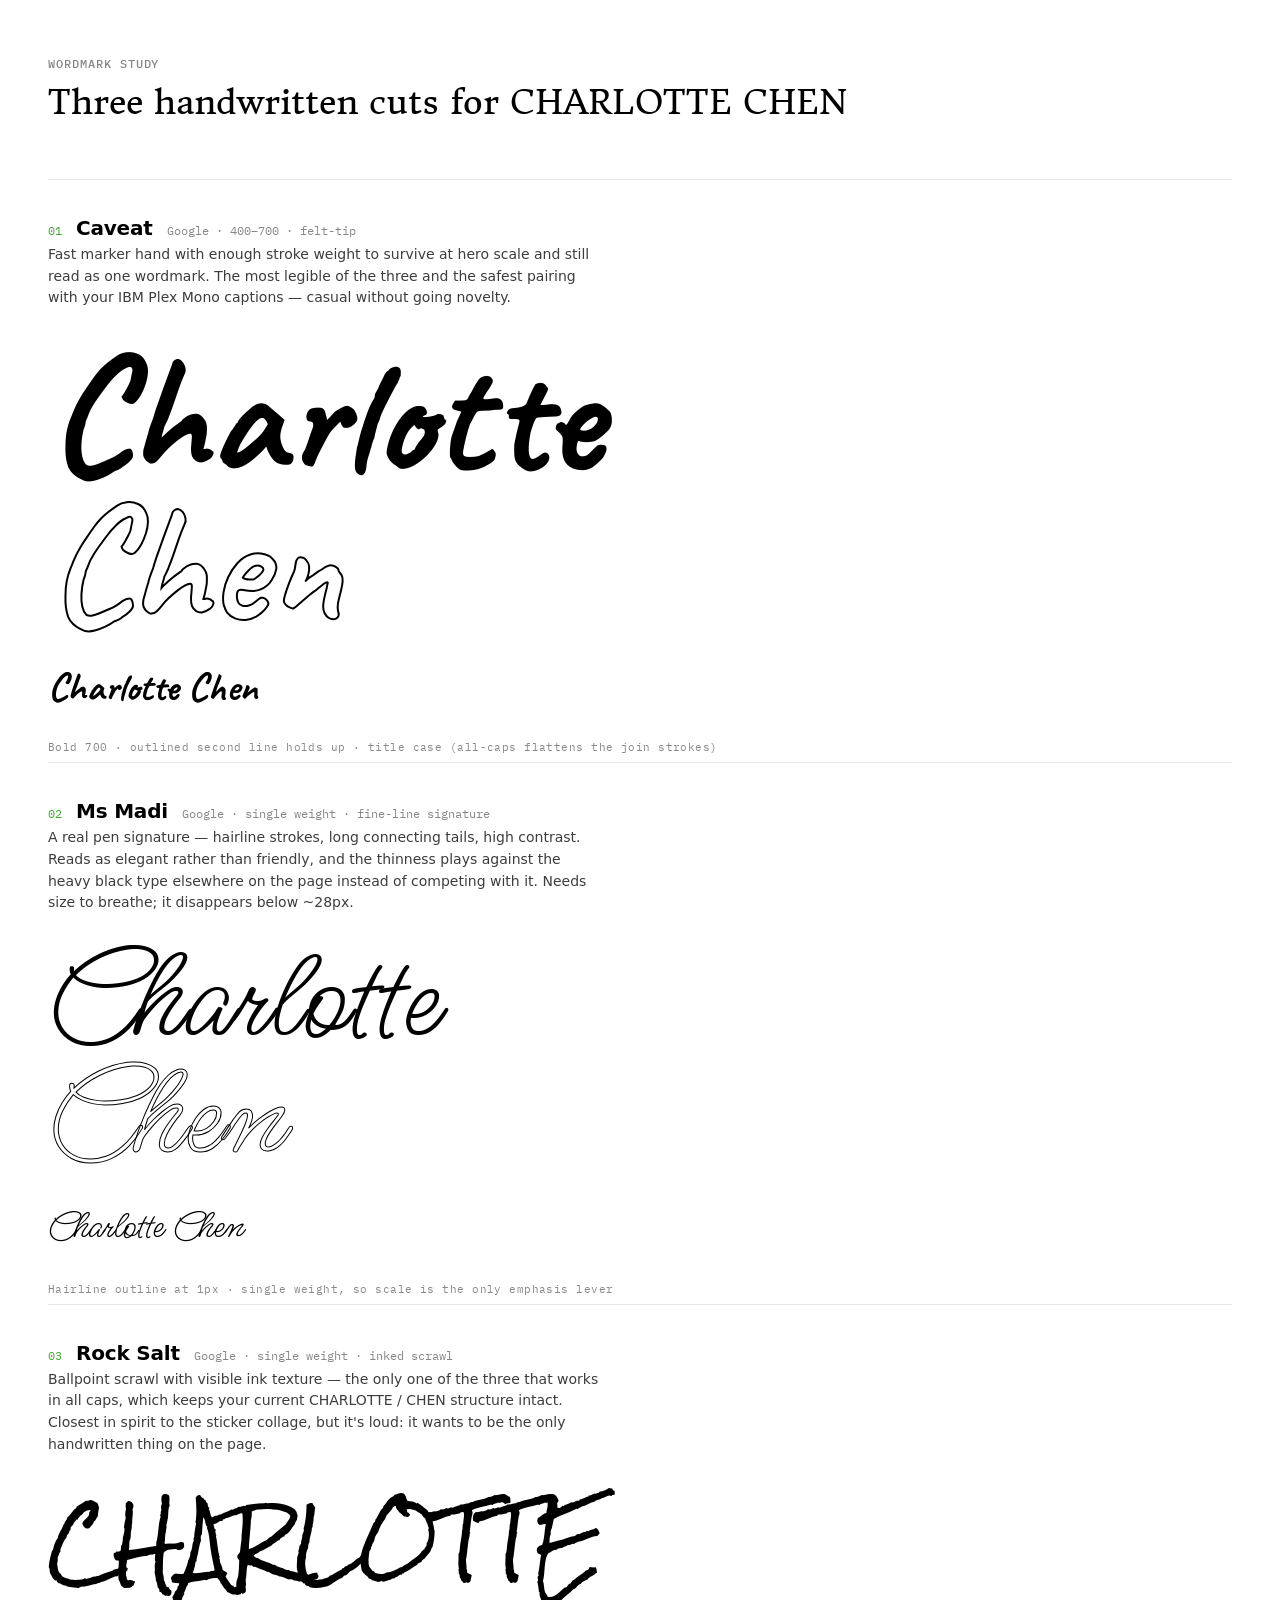
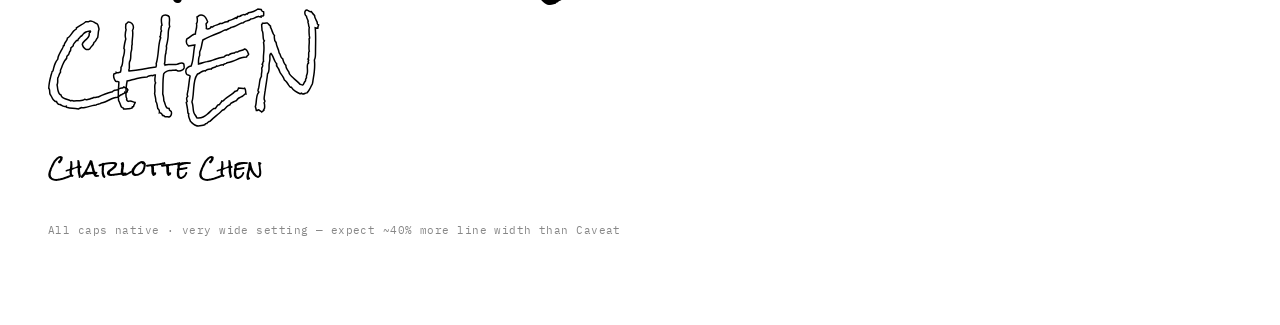
<file: _font-preview.html>
<!DOCTYPE html>
<html lang="en">
<head>
<meta charset="UTF-8" />
<meta name="viewport" content="width=device-width, initial-scale=1.0" />
<title>Handwritten wordmark — 3 options</title>
<link rel="preconnect" href="https://fonts.googleapis.com" />
<link rel="preconnect" href="https://fonts.gstatic.com" crossorigin />
<link href="https://fonts.googleapis.com/css2?family=Caveat:wght@400;700&family=Ms+Madi&family=Rock+Salt&family=IBM+Plex+Mono:wght@400;500&family=Donegal+One&display=swap" rel="stylesheet" />
<style>
  * { margin: 0; padding: 0; box-sizing: border-box; }
  :root {
    --font-mono: "IBM Plex Mono", ui-monospace, Menlo, monospace;
    --ink: #000; --ink-subtle: #878787; --accent-green: #40A830;
  }
  body {
    background: #fff; color: var(--ink);
    font-family: "SF Pro Display", -apple-system, system-ui, sans-serif;
    -webkit-font-smoothing: antialiased;
    padding: 56px 48px 80px;
  }
  .eyebrow {
    font-family: var(--font-mono); font-size: 12px; font-weight: 500;
    letter-spacing: .08em; text-transform: uppercase; color: var(--ink-subtle);
  }
  header { margin-bottom: 56px; }
  header .eyebrow { margin-bottom: 10px; }
  header h1 { font-family: "Donegal One", serif; font-size: 34px; font-weight: 400; }

  .option { border-top: 1px solid #e6e6e6; padding: 36px 0 8px; }
  .meta { display: flex; align-items: baseline; gap: 14px; margin-bottom: 4px; }
  .meta .num { font-family: var(--font-mono); font-size: 12px; color: var(--accent-green); }
  .meta .fname { font-size: 20px; font-weight: 600; letter-spacing: -.01em; }
  .meta .tag { font-family: var(--font-mono); font-size: 12px; color: var(--ink-subtle); }
  .note { font-size: 14px; line-height: 1.55; color: #3d3d3d; max-width: 62ch; margin-bottom: 18px; }

  /* hero mock — mirrors the site's stacked CHARLOTTE / CHEN wordmark */
  .hero { position: relative; padding: 8px 0 14px; }
  .line { line-height: .95; white-space: nowrap; }
  .l1 { color: #000; }
  .l2 { color: transparent; -webkit-text-stroke: 2px #000; margin-top: -.06em; }
  .sig { margin-top: 18px; white-space: nowrap; }
  .cap { font-family: var(--font-mono); font-size: 11px; color: var(--ink-subtle); margin-top: 14px; letter-spacing: .04em; }

  /* per-option sizing — each face has a different cap height, so optical-match */
  .caveat .line   { font-family: "Caveat", cursive; font-weight: 700; font-size: 168px; letter-spacing: 0; }
  .caveat .sig    { font-family: "Caveat", cursive; font-weight: 700; font-size: 40px; }
  .madi  .line    { font-family: "Ms Madi", cursive; font-size: 132px; letter-spacing: .01em; }
  .madi  .l2      { -webkit-text-stroke-width: 1px; }
  .madi  .sig     { font-family: "Ms Madi", cursive; font-size: 40px; }
  .rock  .line    { font-family: "Rock Salt", cursive; font-size: 76px; letter-spacing: -.02em; line-height: 1.6; }
  .rock  .l2      { -webkit-text-stroke-width: 1.5px; margin-top: 0; }
  .rock  .sig     { font-family: "Rock Salt", cursive; font-size: 22px; }
</style>
</head>
<body>

<header>
  <p class="eyebrow">Wordmark study</p>
  <h1>Three handwritten cuts for CHARLOTTE CHEN</h1>
</header>

<section class="option caveat">
  <div class="meta"><span class="num">01</span><span class="fname">Caveat</span><span class="tag">Google · 400–700 · felt-tip</span></div>
  <p class="note">Fast marker hand with enough stroke weight to survive at hero scale and still read as one wordmark. The most legible of the three and the safest pairing with your IBM Plex Mono captions — casual without going novelty.</p>
  <div class="hero">
    <div class="line l1">Charlotte</div>
    <div class="line l2">Chen</div>
    <div class="sig">Charlotte Chen</div>
  </div>
  <p class="cap">Bold 700 · outlined second line holds up · title case (all-caps flattens the join strokes)</p>
</section>

<section class="option madi">
  <div class="meta"><span class="num">02</span><span class="fname">Ms Madi</span><span class="tag">Google · single weight · fine-line signature</span></div>
  <p class="note">A real pen signature — hairline strokes, long connecting tails, high contrast. Reads as elegant rather than friendly, and the thinness plays against the heavy black type elsewhere on the page instead of competing with it. Needs size to breathe; it disappears below ~28px.</p>
  <div class="hero">
    <div class="line l1">Charlotte</div>
    <div class="line l2">Chen</div>
    <div class="sig">Charlotte Chen</div>
  </div>
  <p class="cap">Hairline outline at 1px · single weight, so scale is the only emphasis lever</p>
</section>

<section class="option rock">
  <div class="meta"><span class="num">03</span><span class="fname">Rock Salt</span><span class="tag">Google · single weight · inked scrawl</span></div>
  <p class="note">Ballpoint scrawl with visible ink texture — the only one of the three that works in all caps, which keeps your current CHARLOTTE / CHEN structure intact. Closest in spirit to the sticker collage, but it's loud: it wants to be the only handwritten thing on the page.</p>
  <div class="hero">
    <div class="line l1">CHARLOTTE</div>
    <div class="line l2">CHEN</div>
    <div class="sig">Charlotte Chen</div>
  </div>
  <p class="cap">All caps native · very wide setting — expect ~40% more line width than Caveat</p>
</section>

</body>
</html>
</file>
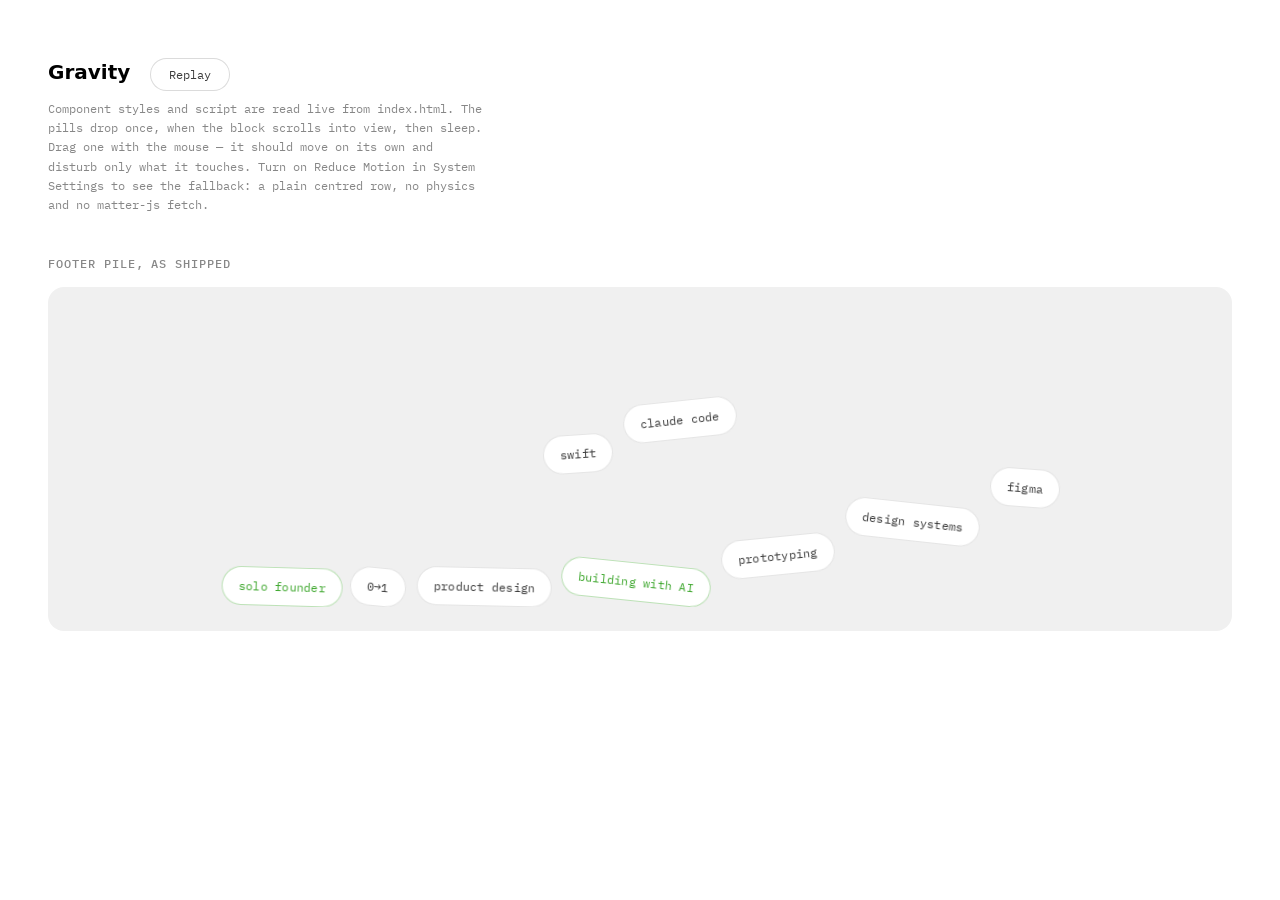
<file: _gravity-preview.html>
<!DOCTYPE html>
<html lang="en">
<head>
<meta charset="UTF-8" />
<meta name="viewport" content="width=device-width, initial-scale=1.0" />
<title>Gravity preview</title>
<link rel="preconnect" href="https://fonts.googleapis.com" />
<link rel="preconnect" href="https://fonts.gstatic.com" crossorigin />
<link href="https://fonts.googleapis.com/css2?family=IBM+Plex+Mono:wght@400;500&display=swap" rel="stylesheet" />
<style>
  /* Scratch preview page for the Gravity component, same idea as
     _terminal-preview.html. The component's own CSS and JS are not copied
     here: they are pulled out of index.html at load time, so this page always
     shows the shipped component rather than a stale duplicate.

     Needs to be served over http (the local python server on :8000), because
     it fetches index.html. Opening it as a file:// URL will not work. */
  * { margin: 0; padding: 0; box-sizing: border-box; }

  :root {
    --font-sans: "SF Pro Display", "SF Pro Text", -apple-system, BlinkMacSystemFont, system-ui, sans-serif;
    --font-mono: "IBM Plex Mono", ui-monospace, "SF Mono", Menlo, monospace;
    --text-caption: 12px;
    --text-body: 16px;
    --text-h3: 20px;
    --ink: #000000;
    --ink-muted: #3d3d3d;
    --ink-subtle: #878787;
    --accent-green: #40A830;
  }

  body {
    background: #ffffff;
    color: var(--ink);
    font-family: var(--font-sans);
    font-size: var(--text-body);
    line-height: 1.6;
    -webkit-font-smoothing: antialiased;
    padding: 56px 48px 120px;
  }

  .page-head {
    display: flex;
    align-items: baseline;
    gap: 20px;
    flex-wrap: wrap;
    margin-bottom: 8px;
  }
  h1 { font-size: var(--text-h3); font-weight: 600; }
  .page-note {
    max-width: 62ch;
    color: var(--ink-subtle);
    font-size: var(--text-caption);
    font-family: var(--font-mono);
    margin-bottom: 40px;
  }

  .replay {
    font-family: var(--font-mono);
    font-size: var(--text-caption);
    color: var(--ink-muted);
    background: #ffffff;
    border: 1px solid rgba(0, 0, 0, 0.14);
    border-radius: 200px;
    padding: 8px 18px;
    cursor: pointer;
    transition: border-color 0.2s ease, color 0.2s ease;
  }
  .replay:hover { border-color: rgba(0, 0, 0, 0.34); color: var(--ink); }
  .replay:active { transform: translateY(1px); }

  .case { margin-bottom: 56px; }
  .case > h2 {
    font-family: var(--font-mono);
    font-size: var(--text-caption);
    font-weight: 500;
    letter-spacing: 0.08em;
    text-transform: uppercase;
    color: var(--ink-subtle);
    margin-bottom: 14px;
  }

  /* The real component sits on the footer's grey, so the preview reproduces
     that surface rather than judging the pills against white. */
  .stage {
    background: #F0F0F0;
    border-radius: 16px;
    padding: 24px;
  }

  .load-error {
    font-family: var(--font-mono);
    font-size: var(--text-caption);
    color: #b00020;
    padding: 14px 18px;
    border: 1px solid rgba(176, 0, 32, 0.3);
    border-radius: 8px;
    margin-bottom: 24px;
  }
</style>
</head>
<body>

  <div class="page-head">
    <h1>Gravity</h1>
    <button class="replay" type="button" onclick="location.reload()">Replay</button>
  </div>
  <p class="page-note">
    Component styles and script are read live from index.html. The pills drop
    once, when the block scrolls into view, then sleep. Drag one with the mouse
    — it should move on its own and disturb only what it touches. Turn on
    Reduce Motion in System Settings to see the fallback: a plain centred row,
    no physics and no matter-js fetch.
  </p>

  <div class="case">
    <h2>Footer pile, as shipped</h2>
    <div class="stage">
      <div class="gravity" data-gravity>
        <span class="gravity__pill" data-accent>solo founder</span>
        <span class="gravity__pill">0&#8594;1</span>
        <span class="gravity__pill">product design</span>
        <span class="gravity__pill" data-accent>building with AI</span>
        <span class="gravity__pill">prototyping</span>
        <span class="gravity__pill">design systems</span>
        <span class="gravity__pill">figma</span>
        <span class="gravity__pill">swift</span>
        <span class="gravity__pill">claude code</span>
      </div>
    </div>
  </div>

<script>
  // Pull the component's CSS and JS out of index.html and run them here, so the
  // preview cannot drift from what is actually shipped.
  (async function () {
    let src;
    try {
      src = await fetch('index.html').then(r => {
        if (!r.ok) throw new Error('HTTP ' + r.status);
        return r.text();
      });
    } catch (err) {
      document.body.insertAdjacentHTML('afterbegin',
        '<p class="load-error">Could not read index.html (' + err.message + '). ' +
        'Serve this page over http rather than opening it as a file.</p>');
      return;
    }

    const cssStart = src.indexOf('  /* ---------- Gravity ---');
    const cssEnd = src.indexOf('  /* ---------- Terminal ---', cssStart);
    const anchor = src.lastIndexOf("const root = document.querySelector('[data-gravity]');");

    if (cssStart === -1 || cssEnd === -1 || anchor === -1) {
      document.body.insertAdjacentHTML('afterbegin',
        '<p class="load-error">Found index.html but not the Gravity block. ' +
        'The marker comment or the init script was probably renamed.</p>');
      return;
    }

    const jsStart = src.indexOf('>', src.lastIndexOf('<script', anchor)) + 1;
    const jsEnd = src.indexOf('<' + '/script>', anchor);

    // Appending the <style> applies it to the CSSOM synchronously, so the
    // script can go straight in after it and measure a laid-out row.
    const style = document.createElement('style');
    style.textContent = src.slice(cssStart, cssEnd);
    document.head.appendChild(style);

    const script = document.createElement('script');
    script.textContent = src.slice(jsStart, jsEnd);
    document.body.appendChild(script);
  })();
</script>
</body>
</html>
</file>
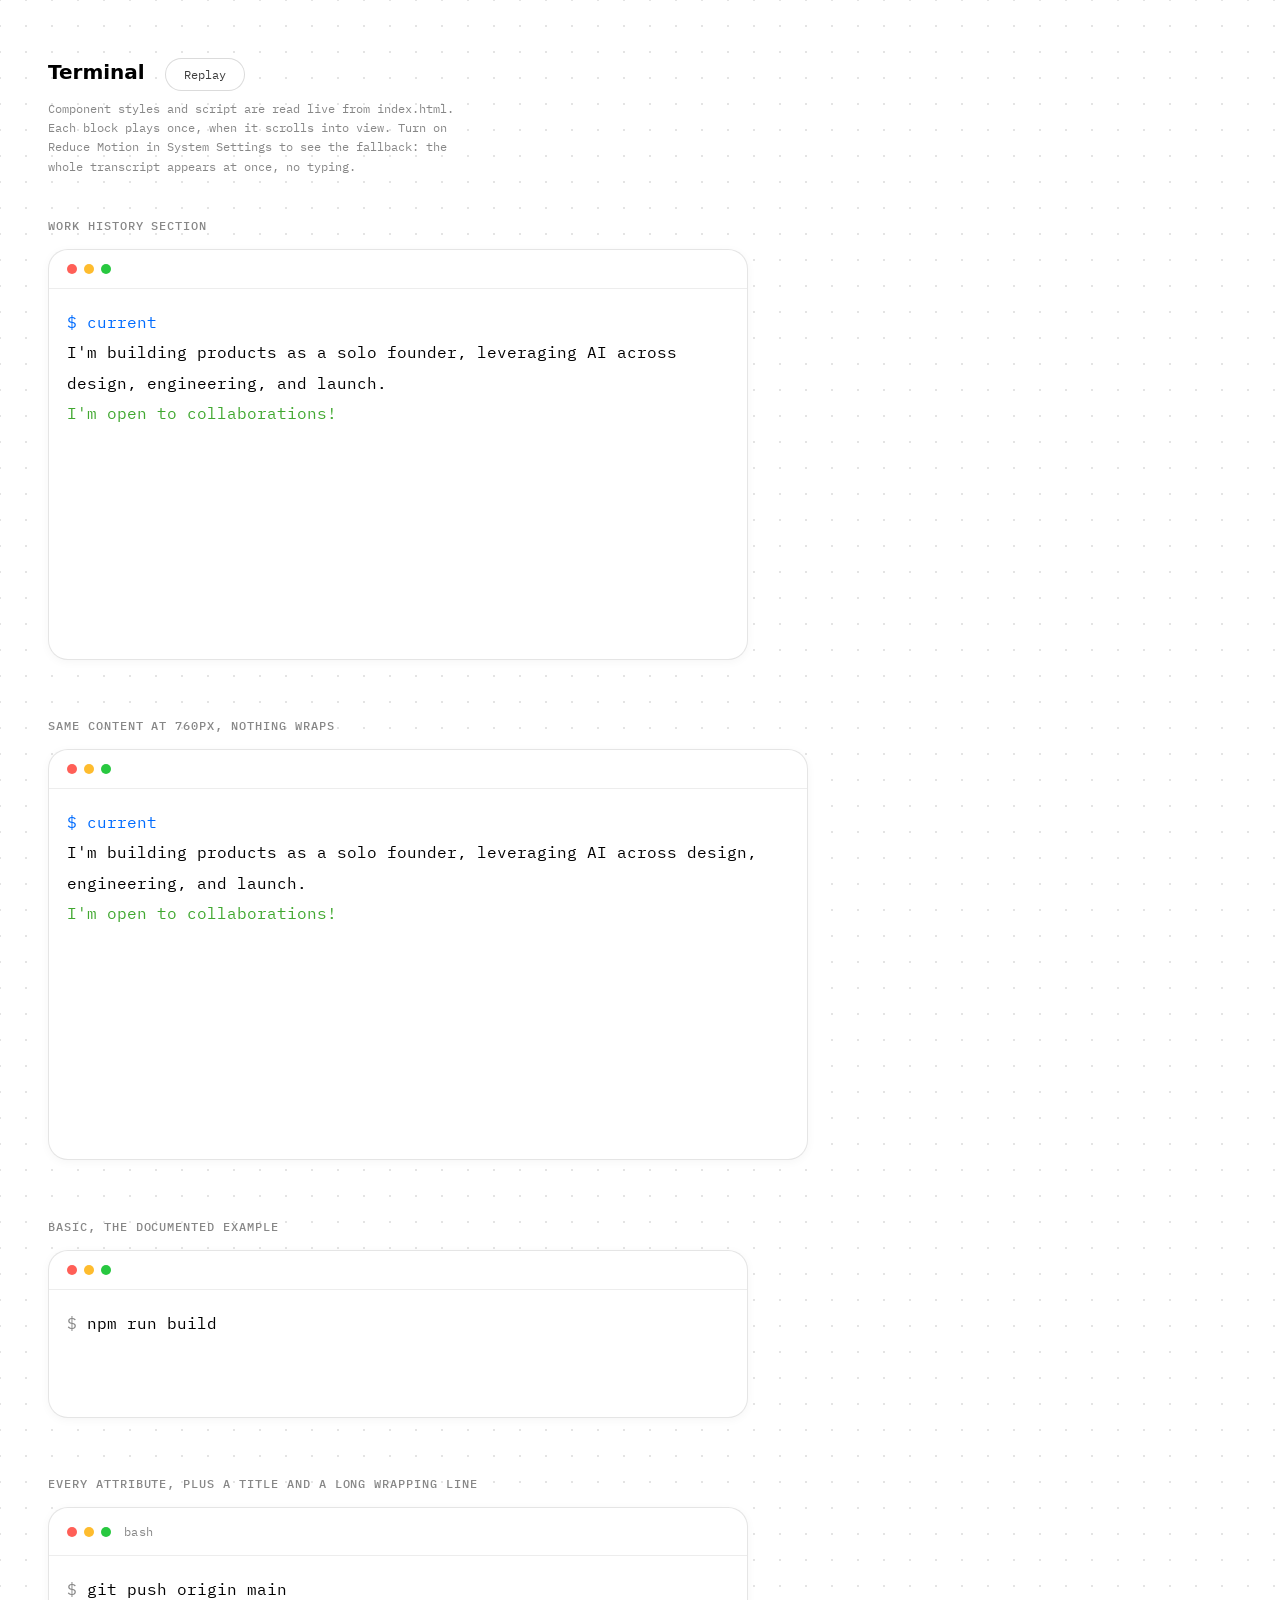
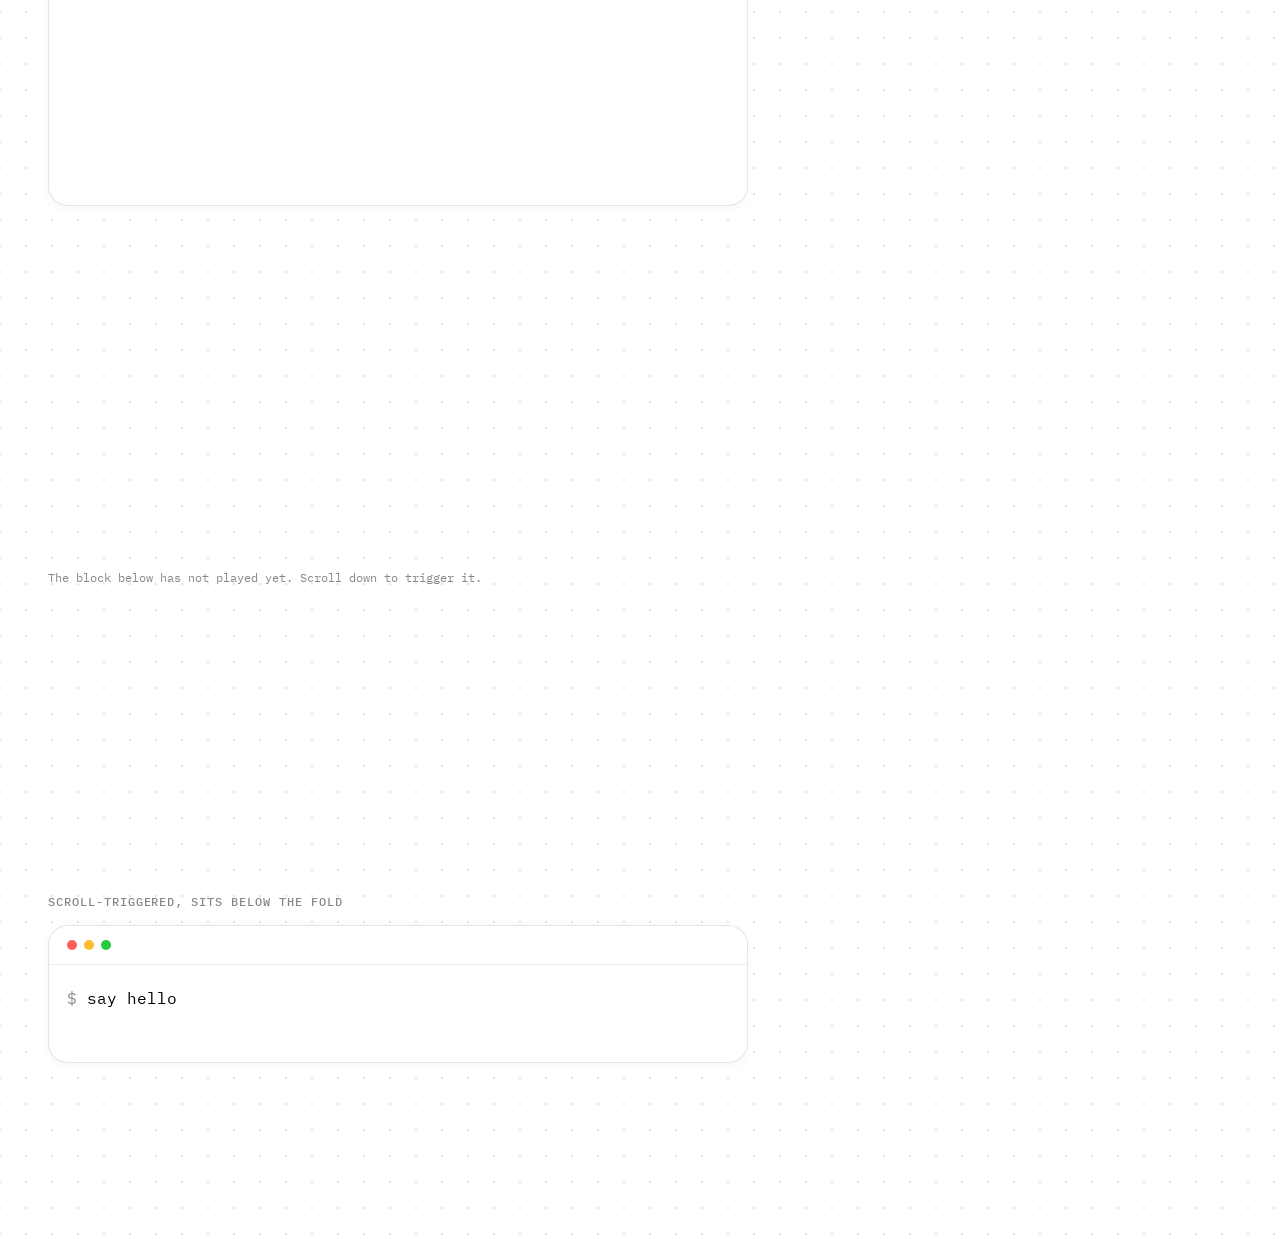
<file: _terminal-preview.html>
<!DOCTYPE html>
<html lang="en">
<head>
<meta charset="UTF-8" />
<meta name="viewport" content="width=device-width, initial-scale=1.0" />
<title>Terminal preview</title>
<link rel="preconnect" href="https://fonts.googleapis.com" />
<link rel="preconnect" href="https://fonts.gstatic.com" crossorigin />
<link href="https://fonts.googleapis.com/css2?family=IBM+Plex+Mono:wght@400;500&display=swap" rel="stylesheet" />
<style>
  /* Scratch preview page for the Terminal component, same idea as
     _font-preview.html. The component's own CSS and JS are not copied here:
     they are pulled out of index.html at load time, so this page always shows
     the shipped component rather than a stale duplicate.

     Needs to be served over http (the local python server on :8000), because
     it fetches index.html. Opening it as a file:// URL will not work. */
  * { margin: 0; padding: 0; box-sizing: border-box; }

  :root {
    --font-sans: "SF Pro Display", "SF Pro Text", -apple-system, BlinkMacSystemFont, system-ui, sans-serif;
    --font-mono: "IBM Plex Mono", ui-monospace, "SF Mono", Menlo, monospace;
    --text-caption: 12px;
    --text-body: 16px;
    --text-h3: 20px;
    --ink: #000000;
    --ink-muted: #3d3d3d;
    --ink-subtle: #878787;
    --accent-green: #40A830;
  }

  body {
    /* Same FigJam dot canvas as the hero and the about page, copied token for
       token, so the shell is judged against the surface it will actually sit
       on rather than flat white. */
    background-color: #ffffff;
    background-image: radial-gradient(circle, #e4e4e4 1.4px, transparent 1.4px);
    background-size: 26px 26px;
    background-position: -13px -13px;
    color: var(--ink);
    font-family: var(--font-sans);
    font-size: var(--text-body);
    line-height: 1.6;
    -webkit-font-smoothing: antialiased;
    padding: 56px 48px 120px;
  }

  .page-head {
    display: flex;
    align-items: baseline;
    gap: 20px;
    flex-wrap: wrap;
    margin-bottom: 8px;
  }
  h1 { font-size: var(--text-h3); font-weight: 600; }
  .page-note {
    max-width: 62ch;
    color: var(--ink-subtle);
    font-size: var(--text-caption);
    font-family: var(--font-mono);
    margin-bottom: 40px;
  }

  .replay {
    font-family: var(--font-mono);
    font-size: var(--text-caption);
    color: var(--ink-muted);
    background: #ffffff;
    border: 1px solid rgba(0, 0, 0, 0.14);
    border-radius: 200px;
    padding: 8px 18px;
    cursor: pointer;
    transition: border-color 0.2s ease, color 0.2s ease;
  }
  .replay:hover { border-color: rgba(0, 0, 0, 0.34); color: var(--ink); }
  .replay:active { transform: translateY(1px); }

  .case { margin-bottom: 56px; }
  .case > h2 {
    font-family: var(--font-mono);
    font-size: var(--text-caption);
    font-weight: 500;
    letter-spacing: 0.08em;
    text-transform: uppercase;
    color: var(--ink-subtle);
    margin-bottom: 14px;
  }

  .spacer {
    height: 70vh;
    display: flex;
    align-items: center;
    font-family: var(--font-mono);
    font-size: var(--text-caption);
    color: var(--ink-subtle);
  }

  .load-error {
    font-family: var(--font-mono);
    font-size: var(--text-caption);
    color: #b00020;
    padding: 14px 18px;
    border: 1px solid rgba(176, 0, 32, 0.3);
    border-radius: 8px;
  }
</style>
</head>
<body>

  <div class="page-head">
    <h1>Terminal</h1>
    <button class="replay" type="button" onclick="location.reload()">Replay</button>
  </div>
  <p class="page-note">
    Component styles and script are read live from index.html. Each block plays
    once, when it scrolls into view. Turn on Reduce Motion in System Settings to
    see the fallback: the whole transcript appears at once, no typing.
  </p>

  <div class="case">
    <h2>Work history section</h2>
    <div class="terminal" data-terminal>
      <div class="terminal__chrome" aria-hidden="true">
        <span class="terminal__dot"></span>
        <span class="terminal__dot"></span>
        <span class="terminal__dot"></span>
      </div>
      <div class="terminal__body">
        <p class="terminal__line" data-prompt="$" data-tone="cmd">current</p>
        <p class="terminal__line" data-type="span" data-delay="520">I'm building products as a solo founder, leveraging AI across design, engineering, and launch.</p>
        <p class="terminal__line" data-type="span" data-delay="320" data-tone="ok">I'm open to collaborations!</p>
        <p class="terminal__line" data-type="span" data-delay="240">&nbsp;</p>
        <p class="terminal__line" data-prompt="$" data-tone="cmd" data-delay="620">previous</p>
        <p class="terminal__line" data-type="span" data-delay="520" data-prompt="&gt;">Robinhood: Senior Product Designer working on crypto and international growth</p>
        <p class="terminal__line" data-type="span" data-delay="300" data-prompt="&gt;">JPG Store: Co-founder. Raised $6M seed, built Cardano's largest NFT marketplace</p>
        <p class="terminal__line" data-type="span" data-delay="300" data-prompt="&gt;">Duolingo: Onboarding, gamification, and growth design</p>
      </div>
    </div>
  </div>

  <div class="case">
    <h2>Same content at 760px, nothing wraps</h2>
    <div class="terminal" data-terminal style="max-width: 760px;">
      <div class="terminal__chrome" aria-hidden="true">
        <span class="terminal__dot"></span>
        <span class="terminal__dot"></span>
        <span class="terminal__dot"></span>
      </div>
      <div class="terminal__body">
        <p class="terminal__line" data-prompt="$" data-tone="cmd">current</p>
        <p class="terminal__line" data-type="span" data-delay="520">I'm building products as a solo founder, leveraging AI across design, engineering, and launch.</p>
        <p class="terminal__line" data-type="span" data-delay="320" data-tone="ok">I'm open to collaborations!</p>
        <p class="terminal__line" data-type="span" data-delay="240">&nbsp;</p>
        <p class="terminal__line" data-prompt="$" data-tone="cmd" data-delay="620">previous</p>
        <p class="terminal__line" data-type="span" data-delay="520" data-prompt="&gt;">Robinhood: Senior Product Designer working on crypto and international growth</p>
        <p class="terminal__line" data-type="span" data-delay="300" data-prompt="&gt;">JPG Store: Co-founder. Raised $6M seed, built Cardano's largest NFT marketplace</p>
        <p class="terminal__line" data-type="span" data-delay="300" data-prompt="&gt;">Duolingo: Onboarding, gamification, and growth design</p>
      </div>
    </div>
  </div>

  <div class="case">
    <h2>Basic, the documented example</h2>
    <div class="terminal" data-terminal>
      <div class="terminal__chrome" aria-hidden="true">
        <span class="terminal__dot"></span>
        <span class="terminal__dot"></span>
        <span class="terminal__dot"></span>
      </div>
      <div class="terminal__body">
        <p class="terminal__line" data-prompt="$">npm run build</p>
        <p class="terminal__line" data-type="span" data-delay="700" data-tone="muted">Bundling 4 routes</p>
        <p class="terminal__line" data-type="span" data-delay="900" data-tone="ok">Built in 1.2s</p>
      </div>
    </div>
  </div>

  <div class="case">
    <h2>Every attribute, plus a title and a long wrapping line</h2>
    <div class="terminal" data-terminal>
      <div class="terminal__chrome" aria-hidden="true">
        <span class="terminal__dot"></span>
        <span class="terminal__dot"></span>
        <span class="terminal__dot"></span>
        <span class="terminal__title">bash</span>
      </div>
      <div class="terminal__body">
        <p class="terminal__line" data-prompt="$">git push origin main</p>
        <p class="terminal__line" data-type="span" data-delay="600" data-tone="muted">Enumerating objects: 41, done.</p>
        <p class="terminal__line" data-type="span" data-delay="260" data-tone="muted">Writing objects: 100% (23/23), 4.812 KiB</p>
        <p class="terminal__line" data-type="span" data-delay="500">To github.com:charlottechen/portfolio.git</p>
        <p class="terminal__line" data-type="span" data-delay="300" data-tone="ok">main -> main, deployed to charlottechen.me</p>
        <p class="terminal__line" data-prompt="$" data-delay="900">echo "this line is long on purpose, so you can check that wrapping stays inside the shell and nothing reflows as it types"</p>
      </div>
    </div>
  </div>

  <div class="spacer">The block below has not played yet. Scroll down to trigger it.</div>

  <div class="case">
    <h2>Scroll-triggered, sits below the fold</h2>
    <div class="terminal" data-terminal>
      <div class="terminal__chrome" aria-hidden="true">
        <span class="terminal__dot"></span>
        <span class="terminal__dot"></span>
        <span class="terminal__dot"></span>
      </div>
      <div class="terminal__body">
        <p class="terminal__line" data-prompt="$">say hello</p>
        <p class="terminal__line" data-type="span" data-delay="700" data-tone="ok">hello</p>
      </div>
    </div>
  </div>

<script>
  // Pull the component's CSS and JS out of index.html and run them here, so the
  // preview cannot drift from what is actually shipped.
  (async function () {
    let src;
    try {
      src = await fetch('index.html').then(r => {
        if (!r.ok) throw new Error('HTTP ' + r.status);
        return r.text();
      });
    } catch (err) {
      document.body.insertAdjacentHTML('afterbegin',
        '<p class="load-error">Could not read index.html (' + err.message + '). ' +
        'Serve this page over http rather than opening it as a file.</p>');
      return;
    }

    const cssStart = src.indexOf('  /* ---------- Terminal ---');
    const cssEnd = src.indexOf('</style>', cssStart);
    const anchor = src.lastIndexOf("const terminals = document.querySelectorAll('[data-terminal]');");

    if (cssStart === -1 || anchor === -1) {
      document.body.insertAdjacentHTML('afterbegin',
        '<p class="load-error">Found index.html but not the Terminal block. ' +
        'The marker comment or the init script was probably renamed.</p>');
      return;
    }

    const jsStart = src.indexOf('>', src.lastIndexOf('<script', anchor)) + 1;
    const jsEnd = src.indexOf('<' + '/script>', anchor);

    // Appending the <style> applies it to the CSSOM synchronously, so the
    // script can go straight in after it.
    const style = document.createElement('style');
    style.textContent = src.slice(cssStart, cssEnd);
    document.head.appendChild(style);

    const script = document.createElement('script');
    script.textContent = src.slice(jsStart, jsEnd);
    document.body.appendChild(script);
  })();
</script>
</body>
</html>
</file>
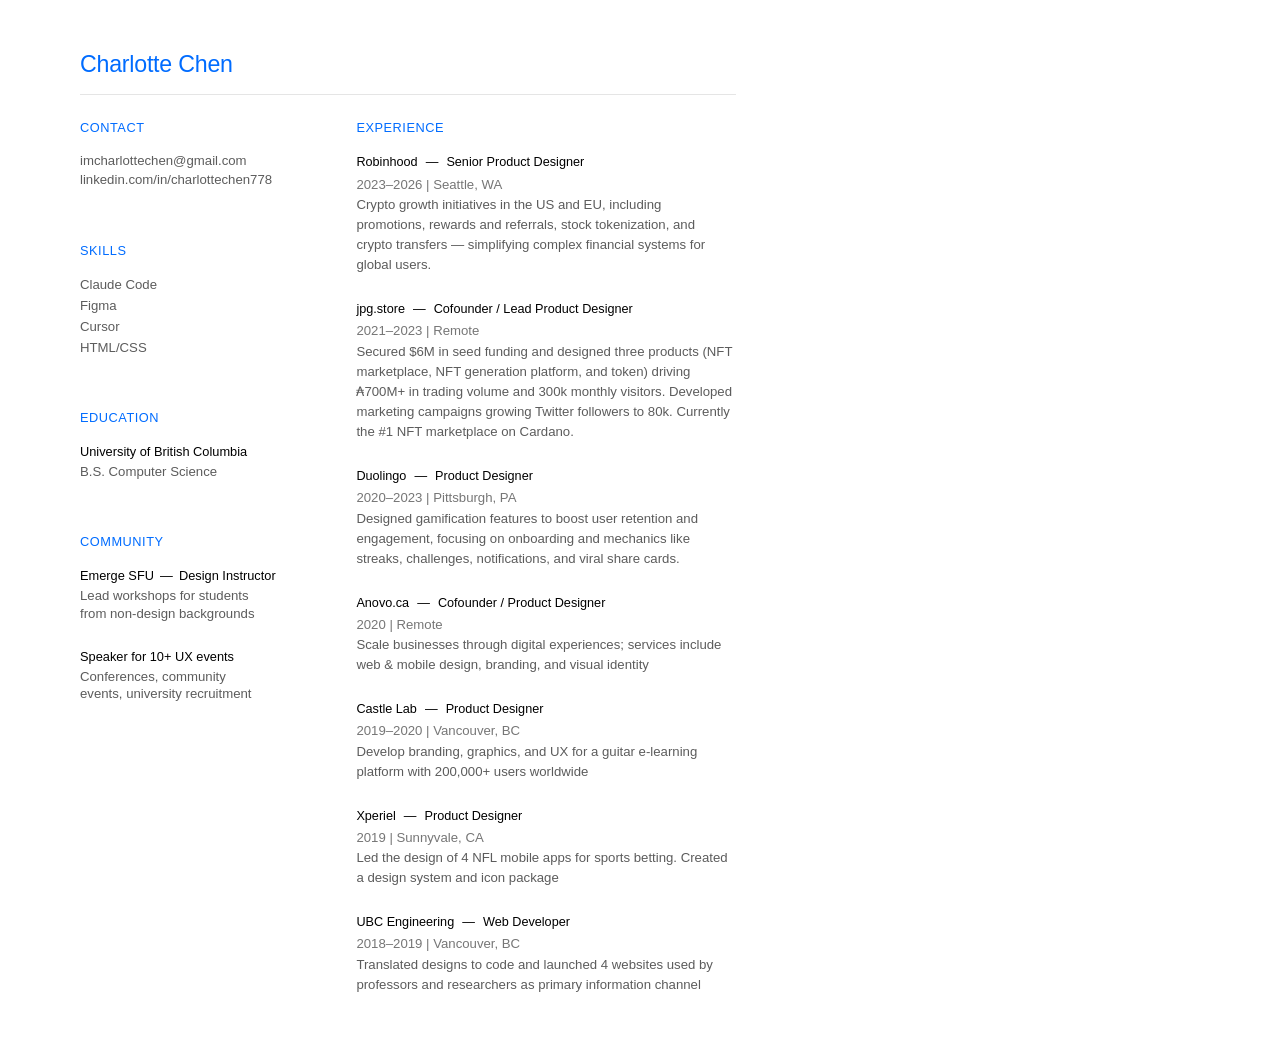
<file: resume/Charlotte Chen 2026.html>
<!DOCTYPE html>
<html lang="en">
<head>
<meta charset="UTF-8" />
<!-- Chrome writes this into the PDF's Title metadata, which is what a PDF
     viewer shows in its tab and window bar rather than the filename. Keep it in
     step with the filename. -->
<title>Charlotte Chen 2026</title>
<style>
  /* ---------------------------------------------------------------------
     Source for "Charlotte Chen 2026.pdf".

     This exists because the previous PDF was exported with Type 3 fonts and a
     custom encoding, which browsers cannot read: pdf.js extracted zero
     characters from it, so nothing on the web could select, copy, or index the
     text. Printing this page from Chrome embeds a real subset font with a
     ToUnicode map, and the text comes out selectable everywhere — including in
     whatever parser a recruiter's applicant-tracking system uses.

     Layout, type sizes, colours and spacing were measured off the original PDF
     so the design is unchanged. It is laid out in flow rather than at absolute
     coordinates, so adding or removing a role reflows the page instead of
     forcing every position below it to be edited by hand.

     Regenerate the PDF with:  sh rebuild.sh --pdf
     --------------------------------------------------------------------- */

  @page {
    size: letter;
    margin: 0;
  }

  * { margin: 0; padding: 0; box-sizing: border-box; }

  :root {
    /* The same ink ramp the site uses, so the document and the page it sits
       on are one system rather than two sets of nearly-identical greys. Values
       are index.html's --ink / --ink-soft / --ink-subtle and --edge verbatim.

       It matters more here than on screen: a resume gets printed on bad office
       printers, scanned, and read by people with reduced contrast sensitivity.
       The greys this file started with were #646464, #8a8a8a and #e0e0e0 —
       each a near-miss for a value the site already had — and the dates at
       2.05:1 were close to invisible, which is a poor fate for the first thing
       anyone reading a resume looks for. */
    --ink:     #000000;   /* role and item titles — 21.0:1 */
    --body:    #5c5c5c;   /* descriptions — 6.7:1 */
    --meta:    #767676;   /* dates and locations — 4.5:1, the ramp's floor */
    --rule:    #e5e5e5;   /* the hairline under the name — site --edge */

    /* The site's own command blue — index.html's --terminal-cmd, the colour
       the home page's terminal prints "$ current" in — rather than a one-off
       blue invented for this document alone. Also a half-step better on
       contrast: 4.58:1 clears the 4.5:1 AA floor outright, where the previous
       #2f7de1 sat just under it at 4.08:1. */
    --accent:  #006CFF;   /* name + section headers — 4.58:1 */
  }

  html {
    /* Everything below is expressed in points, the PDF's own unit, so the
       numbers here are the numbers measured off the original. */
    font-size: 1pt;
  }

  body {
    width: 612pt;
    height: 792pt;
    padding: 39.2pt 60pt 60pt;
    /* Helvetica Neue, deliberately, not the system font. macOS system fonts
       reach Chrome's PDF backend through CoreText and come out as Type 3
       outlines with a custom encoding — which is exactly the unreadable format
       this rebuild exists to escape, and almost certainly how the original was
       made. Helvetica Neue embeds as CID TrueType with a ToUnicode map, so the
       text stays text. Verified with pdffonts after every build. */
    font-family: "Helvetica Neue", Helvetica, Arial, sans-serif;
    font-size: 9.9pt;
    line-height: 15pt;
    color: var(--body);
    -webkit-font-smoothing: antialiased;
    -webkit-print-color-adjust: exact;
    print-color-adjust: exact;
  }

  /* ---------- Masthead ---------- */
  .name {
    font-size: 17.4pt;
    line-height: 18pt;
    /* Medium as well. With nothing below it set in Bold any more, a bold name
       was the only heavy thing on the page. Size and colour make it the
       anchor; it does not also need the weight. */
    font-weight: 500;
    letter-spacing: -0.01em;
    color: var(--accent);
  }
  .rule {
    height: 0.75pt;
    margin-top: 13pt;
    background: var(--rule);
  }

  /* ---------- Two columns ----------
     60pt margins, a 190pt sidebar and a 17.3pt gutter put the right column at
     x=267.3pt, which is where it sits in the original. */
  .cols {
    display: grid;
    /* The right column is set to the original's own measure rather than
       "1fr". Helvetica Neue is a hair narrower than the font the first PDF
       used, and the spare couple of points were pulling one extra word onto
       two lines, changing where those paragraphs broke. */
    grid-template-columns: 190pt 282pt;
    column-gap: 17.3pt;
    margin-top: 17.4pt;
  }

  h2 {
    font-size: 9.6pt;
    line-height: 15pt;
    font-weight: 500;
    /* All-caps at 9.6pt needs air to read as a label rather than a clump.
       This was 0 only to match the old file's widths, which is no longer the
       thing being optimised for. */
    letter-spacing: 0.04em;
    color: var(--accent);
  }
  /* First header sits tight under the rule; later ones open a section. */
  .col > h2 { margin-top: 38.4pt; }
  .col > h2:first-child { margin-top: 0; }

  .col > h2 + * { margin-top: 11pt; }

  /* ---------- Sidebar ---------- */
  /* Contact is one tight block; the skills below it are separate items and
     sit on a looser rhythm. Both measured off the original. */
  .tight     { line-height: 14.2pt; }
  .stack     { line-height: 13pt; }
  .stack + .stack { margin-top: 2.8pt; }

  .item      { line-height: 13pt; }
  .item + .item { margin-top: 19pt; }
  .item strong {
    display: block;
    font-size: 9.6pt;
    /* Medium, not bold. Helvetica Neue has no semibold, so 600 resolves to the
       full Bold face — a very heavy line at this size next to regular body
       copy. The black ink against the body's grey already carries the
       hierarchy; the weight does not have to shout as well. */
    font-weight: 500;
    color: var(--ink);
    line-height: 15.6pt;
  }

  /* ---------- Experience ---------- */
  .role + .role { margin-top: 17.7pt; }
  .role h3 {
    font-size: 9.5pt;
    line-height: 15.9pt;
    font-weight: 500;   /* Medium — see .item strong */
    color: var(--ink);
  }
  .role .when {
    line-height: 16.1pt;
    color: var(--meta);
  }
  .role p { line-height: 15.1pt; }

  /* The original sets the dash between an employer and a title with a wide
     gap on each side — about 6pt in the roles, nearer 4.7pt in the sidebar,
     measured off the file. It stays a plain em dash with ordinary spaces
     around it in the markup, so copied text reads normally; the width is
     padding, which copies as nothing. */
  .sep { padding: 0 1.9pt; }
  .role h3 .sep { padding: 0 3.4pt; }
</style>
</head>
<body>

  <div class="name">Charlotte Chen</div>
  <div class="rule"></div>

  <div class="cols">

    <div class="col">

      <h2>CONTACT</h2>
      <div class="tight">
        imcharlottechen@gmail.com<br />
        linkedin.com/in/charlottechen778
      </div>

      <h2>SKILLS</h2>
      <div class="stack">Claude Code</div>
      <div class="stack">Figma</div>
      <div class="stack">Cursor</div>
      <div class="stack">HTML/CSS</div>

      <h2>EDUCATION</h2>
      <div class="item">
        <strong>University of British Columbia</strong>
        B.S. Computer Science
      </div>

      <h2>COMMUNITY</h2>
      <div class="item">
        <strong>Emerge SFU <span class="sep">—</span> Design Instructor</strong>
        Lead workshops for students<br />
        from non-design backgrounds
      </div>
      <div class="item">
        <strong>Speaker for 10+ UX events</strong>
        Conferences, community<br />
        events, university recruitment
      </div>

    </div>

    <div class="col">

      <h2>EXPERIENCE</h2>

      <div class="role">
        <h3>Robinhood <span class="sep">—</span> Senior Product Designer</h3>
        <div class="when">2023–2026 | Seattle, WA</div>
        <p>Crypto growth initiatives in the US and EU, including promotions, rewards and
          referrals, stock tokenization, and crypto transfers — simplifying complex
          financial systems for global users.</p>
      </div>

      <div class="role">
        <h3>jpg.store <span class="sep">—</span> Cofounder / Lead Product Designer</h3>
        <div class="when">2021–2023 | Remote</div>
        <p>Secured $6M in seed funding and designed three products (NFT marketplace, NFT
          generation platform, and token) driving ₳700M+ in trading volume and 300k monthly
          visitors. Developed marketing campaigns growing Twitter followers to 80k.
          Currently the #1 NFT marketplace on Cardano.</p>
      </div>

      <div class="role">
        <h3>Duolingo <span class="sep">—</span> Product Designer</h3>
        <div class="when">2020–2023 | Pittsburgh, PA</div>
        <p>Designed gamification features to boost user retention and engagement, focusing
          on onboarding and mechanics like streaks, challenges, notifications, and viral
          share cards.</p>
      </div>

      <div class="role">
        <h3>Anovo.ca <span class="sep">—</span> Cofounder / Product Designer</h3>
        <div class="when">2020 | Remote</div>
        <p>Scale businesses through digital experiences; services include web &amp; mobile
          design, branding, and visual identity</p>
      </div>

      <div class="role">
        <h3>Castle Lab <span class="sep">—</span> Product Designer</h3>
        <div class="when">2019–2020 | Vancouver, BC</div>
        <p>Develop branding, graphics, and UX for a guitar e-learning platform with
          200,000+ users worldwide</p>
      </div>

      <div class="role">
        <h3>Xperiel <span class="sep">—</span> Product Designer</h3>
        <div class="when">2019 | Sunnyvale, CA</div>
        <p>Led the design of 4 NFL mobile apps for sports betting. Created a design system
          and icon package</p>
      </div>

      <div class="role">
        <h3>UBC Engineering <span class="sep">—</span> Web Developer</h3>
        <div class="when">2018–2019 | Vancouver, BC</div>
        <p>Translated designs to code and launched 4 websites used by professors and
          researchers as primary information channel</p>
      </div>

    </div>

  </div>

</body>
</html>
</file>
